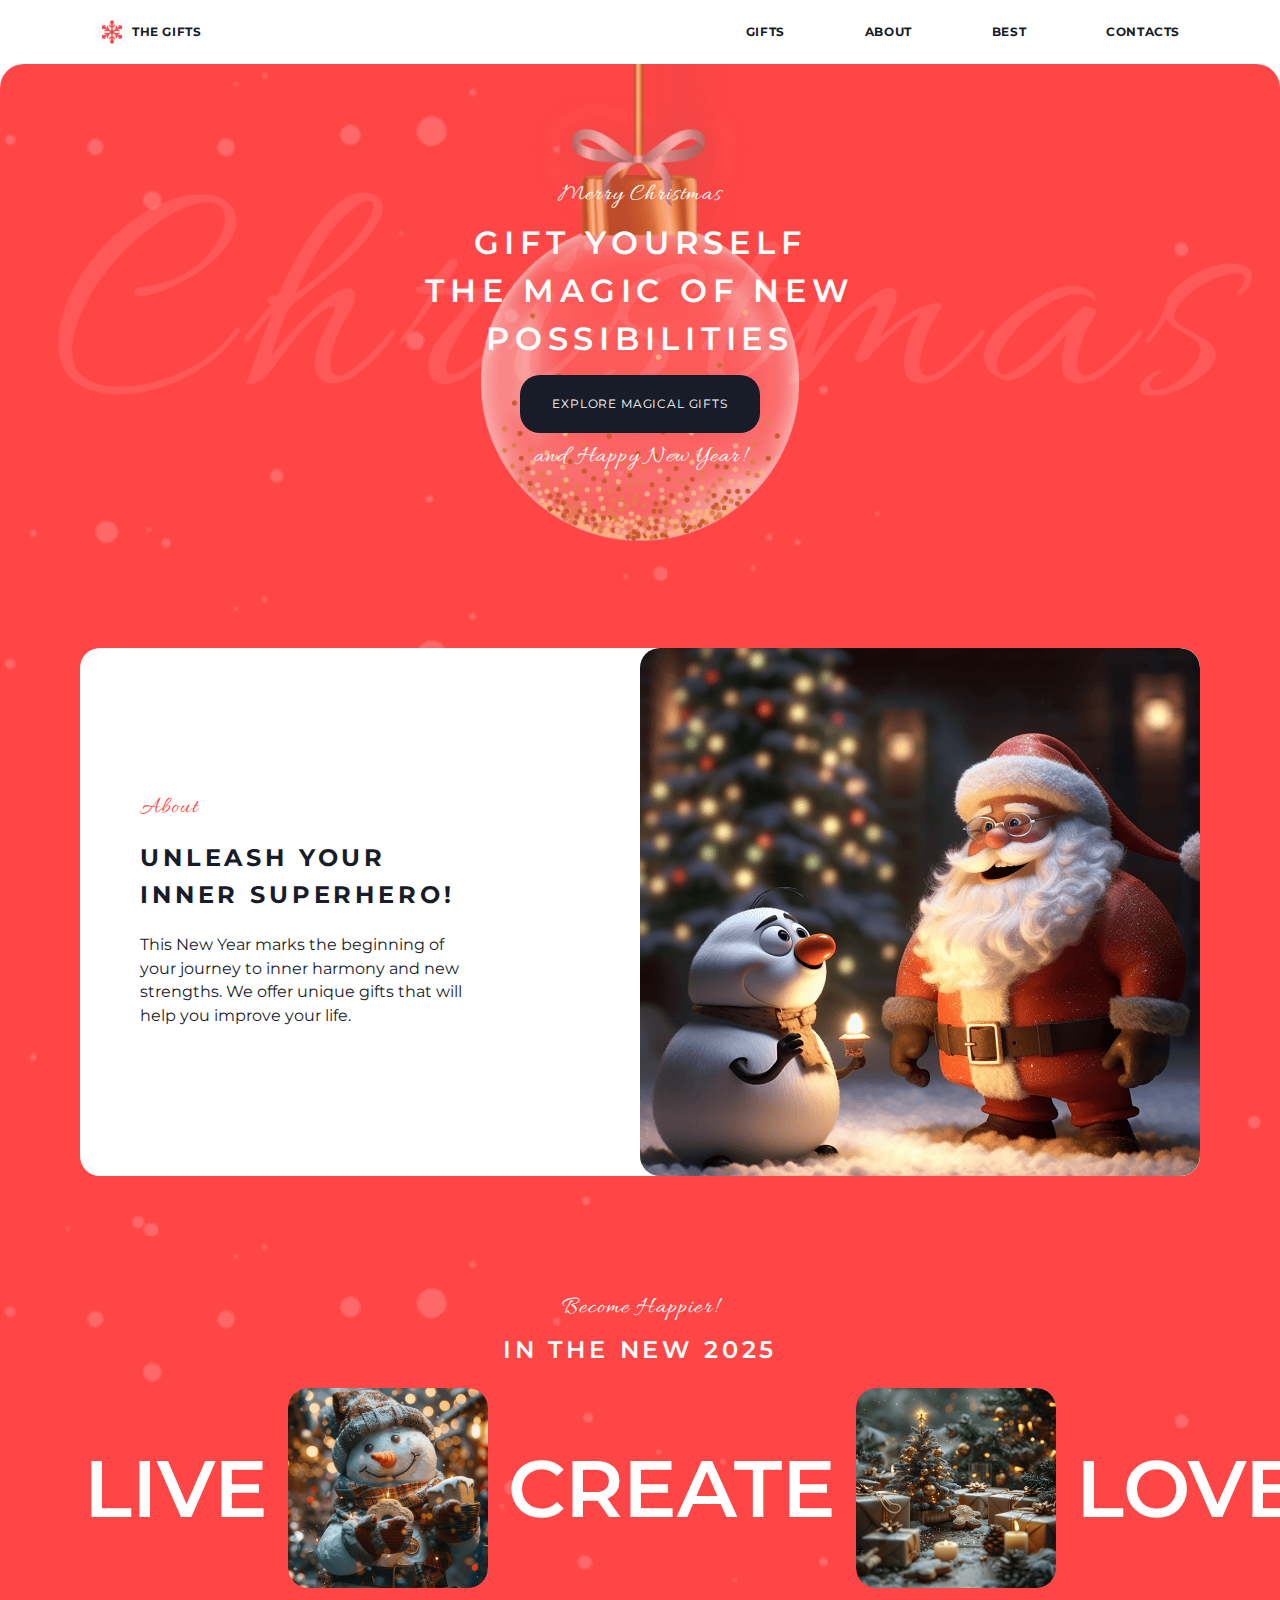
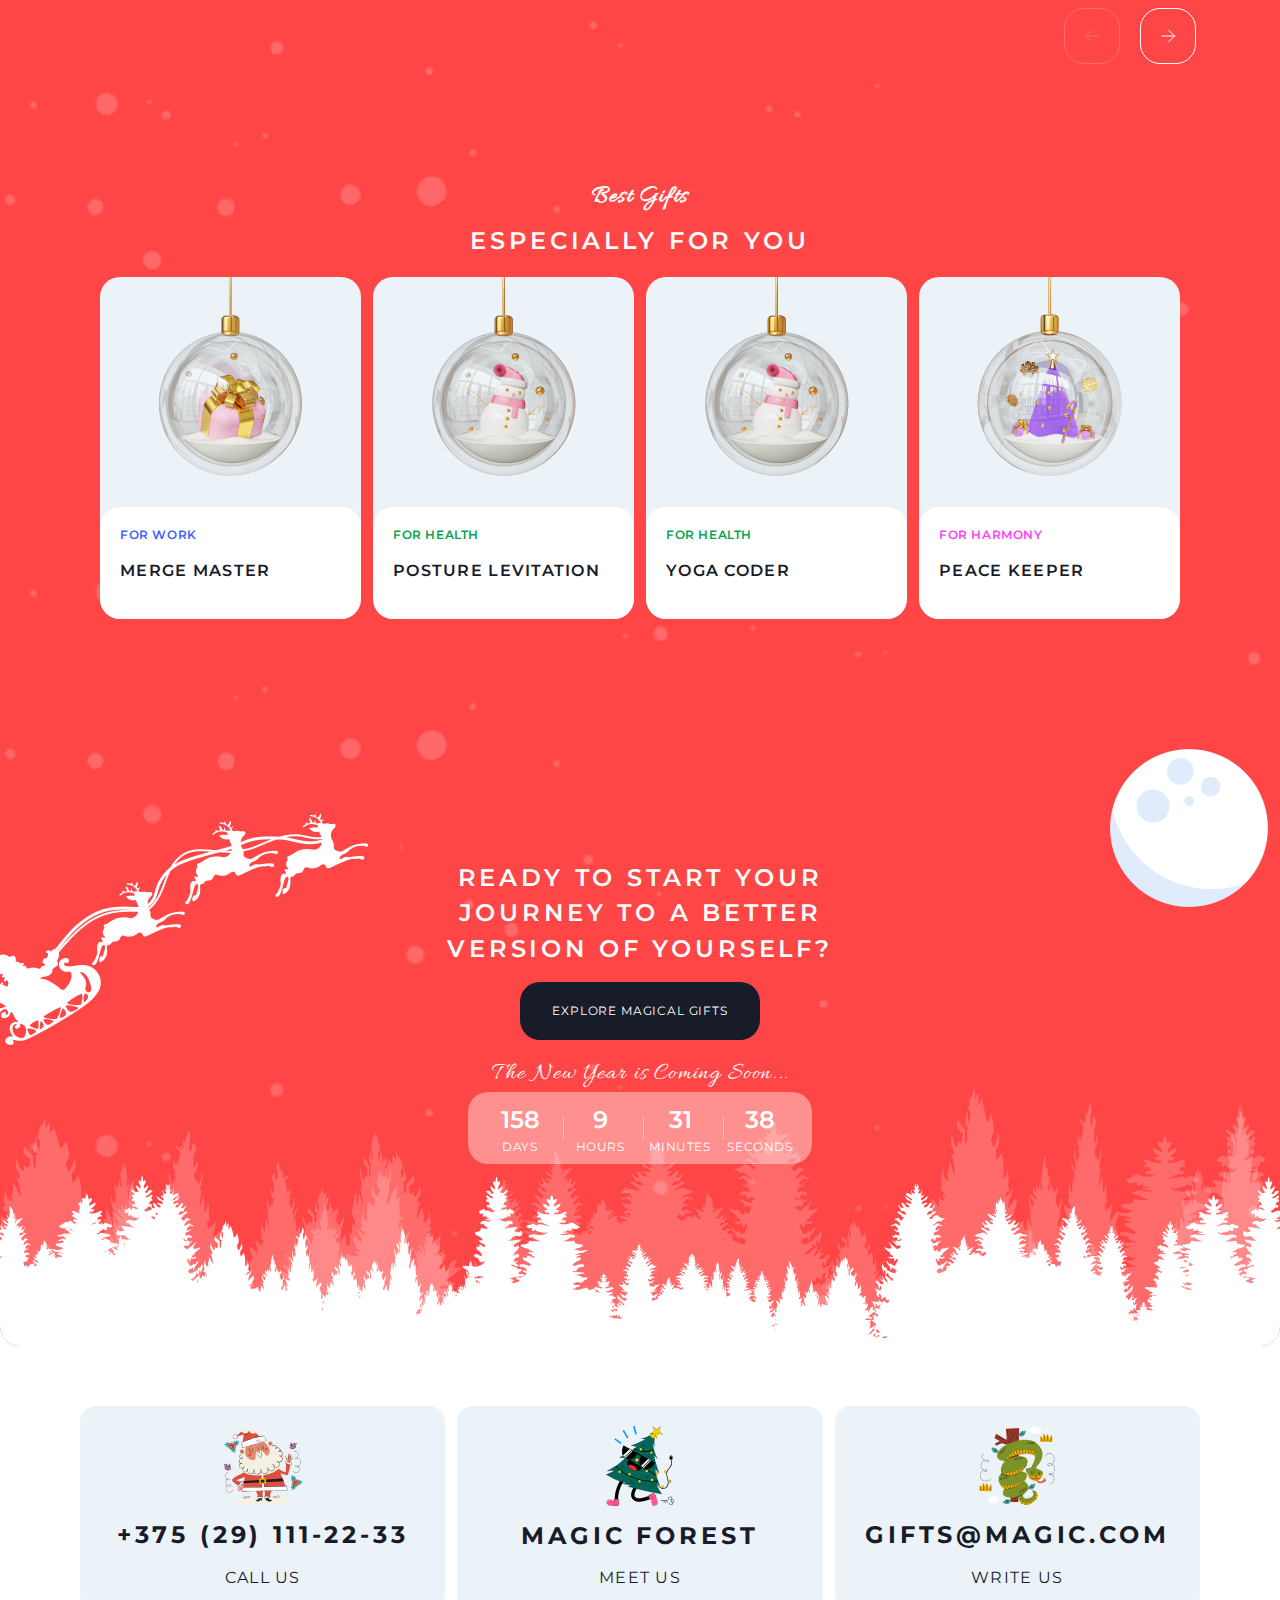
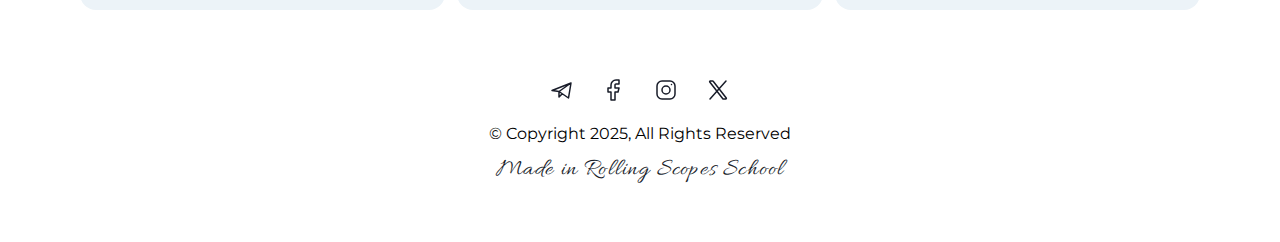
<file: index.html>
<!doctype html>
<html lang="en">
  <head>
    <meta charset="UTF-8" />
    <meta name="viewport" content="width=device-width, initial-scale=1.0" />
    <title>Christmas Shop</title>
    <link
      rel="icon"
      href="assets/favicon/christmas-wreath.ico"
      type="image/svg+xml"
    />
    <link rel="stylesheet" href="assets/styles/styles.css" />
    <link rel="stylesheet" href="assets/styles/burger-menu.css" />
  </head>
  <body>
    <header class="header">
      <div class="header-container">
        <a href="index.html" class="logo">
          <img
            src="assets/images/snowflake.svg"
            alt="snowflake"
            class="logo-icon"
          />
          <span class="logo-text">THE GIFTS</span>
        </a>
        <button class="burger-menu" aria-label="Menu">
          <span class="burger-line"></span>
        </button>
        <nav class="nav-links">
          <a href="gifts.html" class="nav-item">GIFTS</a>
          <a href="#about" class="nav-item">ABOUT</a>
          <a href="#best" class="nav-item">BEST</a>
          <a href="#contacts" class="nav-item">CONTACTS</a>
        </nav>
      </div>
    </header>

    <section class="hero">
      <div class="christmas-ball-image">
        <div class="christmas-ball">
          <span class="merry-christmas">Merry Christmas</span>
          <h1>GIFT YOURSELF<br />THE MAGIC OF NEW<br />POSSIBILITIES</h1>
          <button
            class="btn btn-primary"
            onclick="window.location.href='gifts.html'"
          >
            EXPLORE MAGICAL GIFTS
          </button>
          <span class="new-year">and Happy New Year!</span>
        </div>
      </div>
    </section>

    <section class="about" id="about">
      <div class="about-container">
        <div class="about-text-container">
          <div class="about-text">
            <span class="about-label">About</span>
            <h2>UNLEASH YOUR INNER SUPERHERO!</h2>
            <p>
              This New Year marks the beginning of your journey to inner harmony
              and new strengths. We offer unique gifts that will help you
              improve your life.
            </p>
          </div>
        </div>
        <div class="about-image">
          <img src="assets/images/santa.png" alt="Santa with Snowman" />
        </div>
      </div>
    </section>

    <section class="slider" id="best">
      <div class="slider-header">
        <h3>Become Happier!</h3>
        <h2>IN THE NEW 2025</h2>
      </div>

      <div class="slider-items">
        <span class="slider-word">LIVE</span>
        <div class="slider-image">
          <img src="assets/images/snowman.png" alt="Snowman" />
        </div>

        <span class="slider-word">CREATE</span>
        <div class="slider-image">
          <img src="assets/images/christmas-trees.png" alt="Christmas Trees" />
        </div>

        <span class="slider-word">LOVE</span>
        <div class="slider-image">
          <img
            src="assets/images/christmas-tree-ball.png"
            alt="Christmas Tree Ball"
          />
        </div>
      </div>

      <div class="slider-controls">
        <button class="slider-prev">
          <img
            src="assets/images/arrow-right.svg"
            class="slider-arrow arrow-left"
            alt="Previous"
          />
        </button>
        <button class="slider-next">
          <img
            src="assets/images/arrow-right.svg"
            class="slider-arrow"
            alt="Next"
          />
        </button>
      </div>
    </section>

    <section class="special-gifts">
      <div class="special-gifts-container">
        <h3 class="special-gifts-label">Best Gifts</h3>
        <h2 class="special-gifts-title">ESPECIALLY FOR YOU</h2>
      </div>
      <div class="gift-cards"></div>
    </section>

    <section class="cta">
      <div class="santa-sleigh"></div>

      <div class="cta-content">
        <h2>
          READY TO START YOUR<br />JOURNEY TO A BETTER<br />VERSION OF YOURSELF?
        </h2>

        <div class="cta-button">
          <button
            class="btn btn-primary"
            onclick="window.location.href='gifts.html'"
          >
            EXPLORE MAGICAL GIFTS
          </button>
        </div>

        <div class="countdown-timer-text">The New Year is Coming Soon...</div>

        <div class="countdown-timer">
          <div class="timer-cells">
            <div class="timer-cell">
              <span class="number" id="days"></span>
              <span class="label">DAYS</span>
            </div>

            <div class="timer-cell">
              <span class="number" id="hours"></span>
              <span class="label">HOURS</span>
            </div>

            <div class="timer-cell">
              <span class="number" id="minutes"></span>
              <span class="label">MINUTES</span>
            </div>

            <div class="timer-cell">
              <span class="number" id="seconds"></span>
              <span class="label">SECONDS</span>
            </div>
          </div>
        </div>
      </div>
    </section>

    <footer id="contacts">
      <div class="footer-container">
        <div class="contact-info">
          <a href="tel:+375291112233" class="contact-item">
            <img src="assets/images/santa-claus.svg" alt="Santa Claus" />
            <div class="contact-content">
              <h2>+375 (29) 111-22-33</h2>
            </div>
            <div class="contact-item-text">CALL US</div>
          </a>

          <a
            href="https://maps.google.com/?q=53.893009,27.567444"
            target="_blank"
            class="contact-item"
          >
            <img src="assets/images/christmas-tree.svg" alt="Christmas Tree" />
            <div class="contact-content">
              <h2>MAGIC FOREST</h2>
            </div>
            <div class="contact-item-text">MEET US</div>
          </a>

          <a href="mailto:gifts@magic.com" class="contact-item">
            <img src="assets/images/snake.svg" alt="Snake" />
            <div class="contact-content">
              <h2>GIFTS@MAGIC.COM</h2>
            </div>
            <div class="contact-item-text">WRITE US</div>
          </a>
        </div>
        <div class="social-links-container">
          <div class="social-links">
            <a href="https://t.me/" target="_blank" class="social-link"
              ><img src="assets/images/telegram.svg" alt="Telegram"
            /></a>
            <a href="https://facebook.com/" target="_blank" class="social-link"
              ><img src="assets/images/facebook.svg" alt="Facebook"
            /></a>
            <a href="https://instagram.com/" target="_blank" class="social-link"
              ><img src="assets/images/instagram.svg" alt="Instagram"
            /></a>
            <a href="https://x.com/" target="_blank" class="social-link"
              ><img src="assets/images/X.svg" alt="X"
            /></a>
          </div>
          <div class="copyright">
            <p class="copyright-text">© Copyright 2025, All Rights Reserved</p>
            <a href="https://rs.school" target="_blank" class="school-link"
              >Made in Rolling Scopes School</a
            >
          </div>
        </div>
      </div>
    </footer>
    <script type="module" src="assets/scripts/main.js"></script>
  </body>
</html>
</file>
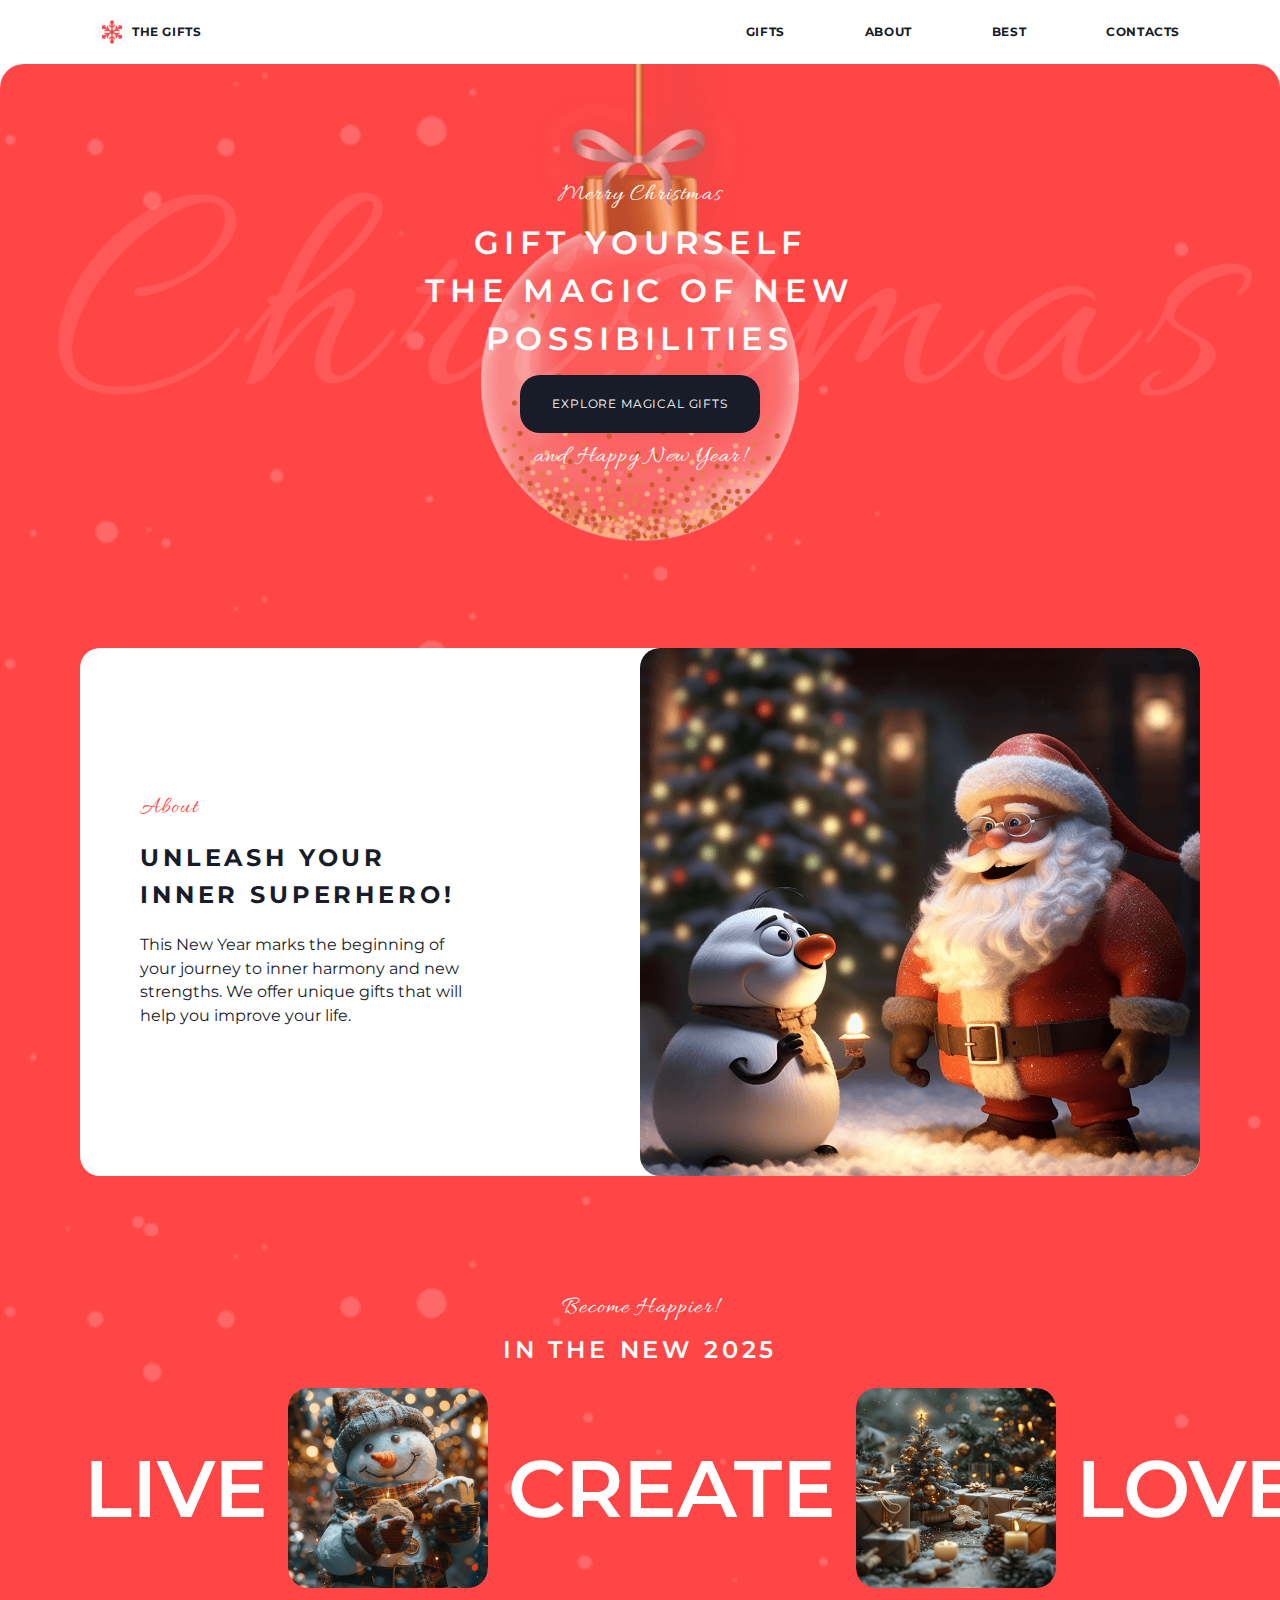
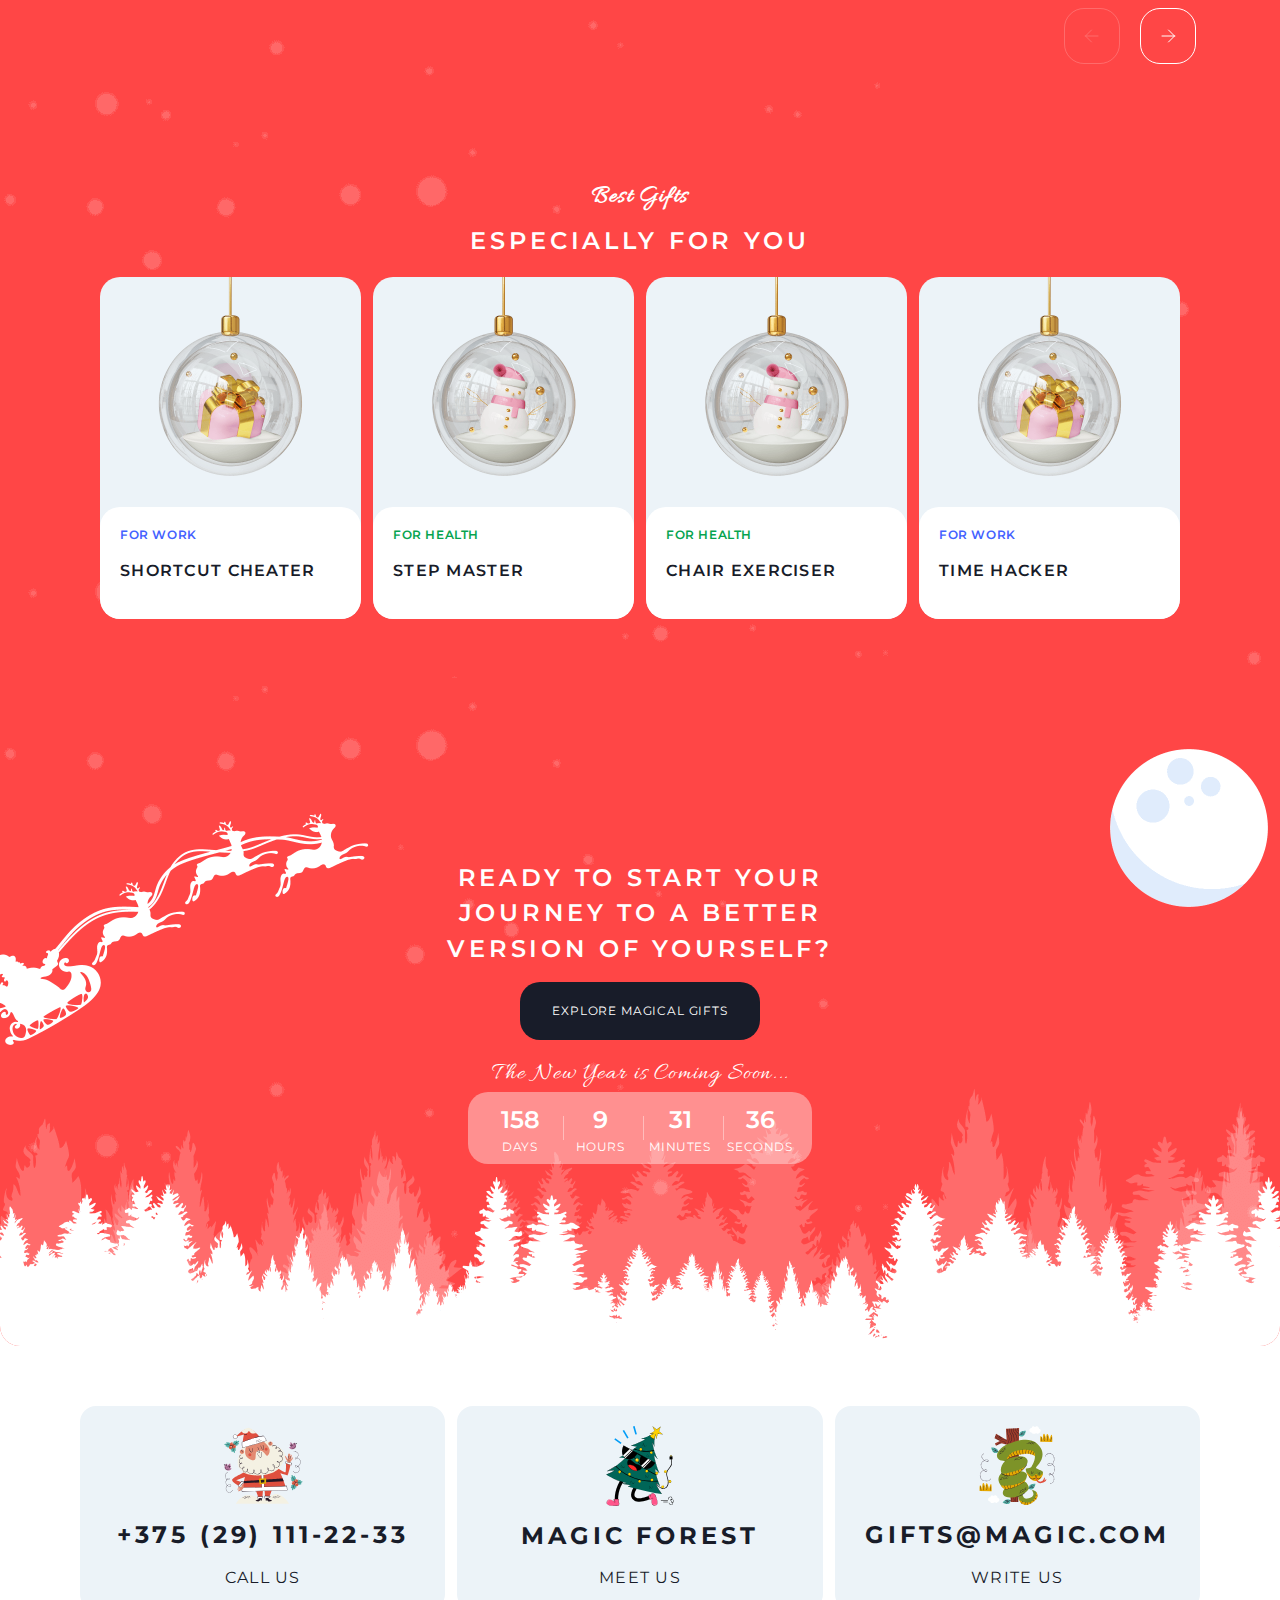
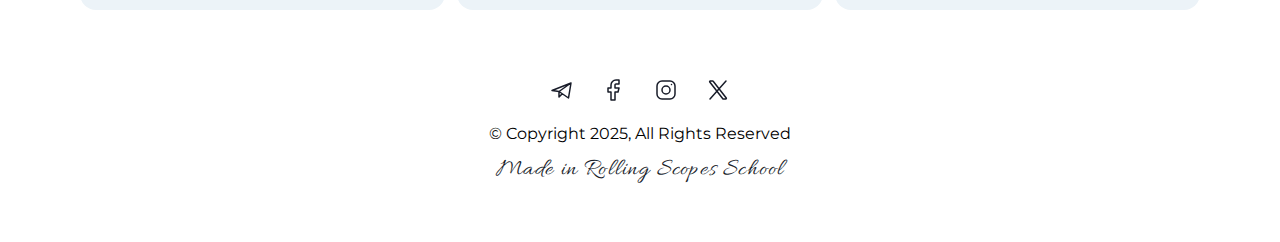
<file: christmas-shop/index.html>
<!doctype html>
<html lang="en">
  <head>
    <meta charset="UTF-8" >
    <meta name="viewport" content="width=device-width, initial-scale=1.0" >
    <title>Christmas Shop</title>
    <link
      rel="icon"
      href="assets/favicon/christmas-wreath.ico"
      type="image/svg+xml"
    >
    <link rel="stylesheet" href="assets/styles/styles.css" >
    <link rel="stylesheet" href="assets/styles/burger-menu.css">
  </head>
  <body>
    <header class="header">
      <div class="header-container">
        <a href="index.html" class="logo">
          <img
            src="assets/images/snowflake.svg"
            alt="snowflake"
            class="logo-icon"
          >
          <span class="logo-text">THE GIFTS</span>
        </a>
        <button class="burger-menu" aria-label="Menu">
          <span class="burger-line"></span>
        </button>
        <nav class="nav-links">
          <a href="gifts.html" class="nav-item">GIFTS</a>
          <a href="#about" class="nav-item">ABOUT</a>
          <a href="#best" class="nav-item">BEST</a>
          <a href="#contacts" class="nav-item">CONTACTS</a>
        </nav>
      </div>
    </header>

    <section class="hero">
      <div class="christmas-ball-image">
        <div class="christmas-ball">
          <span class="merry-christmas">Merry Christmas</span>
          <h1>GIFT YOURSELF<br >THE MAGIC OF NEW<br >POSSIBILITIES</h1>
          <button
            class="btn btn-primary"
            onclick="window.location.href='gifts.html'"
          >
            EXPLORE MAGICAL GIFTS
          </button>
          <span class="new-year">and Happy New Year!</span>
        </div>
      </div>
    </section>

    <section class="about" id="about">
      <div class="about-container">
        <div class="about-text-container">
          <div class="about-text">
            <span class="about-label">About</span>
            <h2>UNLEASH YOUR INNER SUPERHERO!</h2>
            <p>
              This New Year marks the beginning of your journey to inner harmony
              and new strengths. We offer unique gifts that will help you
              improve your life.
            </p>
          </div>
        </div>
        <div class="about-image">
          <img src="assets/images/santa.png" alt="Santa with Snowman" >
        </div>
      </div>
    </section>

    <section class="slider" id="best">
      <div class="slider-header">
        <h3>Become Happier!</h3>
        <h2>IN THE NEW 2025</h2>
      </div>

      <div class="slider-items">
        <span class="slider-word">LIVE</span>
        <div class="slider-image">
          <img src="assets/images/snowman.png" alt="Snowman" >
        </div>

        <span class="slider-word">CREATE</span>
        <div class="slider-image">
          <img src="assets/images/christmas-trees.png" alt="Christmas Trees" >
        </div>

        <span class="slider-word">LOVE</span>
        <div class="slider-image">
          <img
            src="assets/images/christmas-tree-ball.png"
            alt="Christmas Tree Ball"
          >
        </div>
      </div>

      <div class="slider-controls">
        <button class="slider-prev">
          <img src="assets/images/arrow-right.svg" class="slider-arrow arrow-left" alt="Previous" >
        </button>
        <button class="slider-next">
          <img src="assets/images/arrow-right.svg" class="slider-arrow" alt="Next" >
        </button>
      </div>
    </section>

    <section class="special-gifts">
      <div class="special-gifts-container">
        <h3 class="special-gifts-label">Best Gifts</h3>
        <h2 class="special-gifts-title">ESPECIALLY FOR YOU</h2>
      </div>
      <div class="gift-cards">
       
      </div>
    </section>

    <section class="cta">
      <div class="santa-sleigh"></div>

      <div class="cta-content">
        <h2>
          READY TO START YOUR<br >JOURNEY TO A BETTER<br >VERSION OF YOURSELF?
        </h2>

        <div class="cta-button">
          <button
            class="btn btn-primary"
            onclick="window.location.href='gifts.html'"
          >
            EXPLORE MAGICAL GIFTS
          </button>
        </div>

        <div class="countdown-timer-text">The New Year is Coming Soon...</div>

        <div class="countdown-timer">
          <div class="timer-cells">
            <div class="timer-cell">
              <span class="number" id="days"></span>
              <span class="label">DAYS</span>
            </div>

            <div class="timer-cell">
              <span class="number" id="hours"></span>
              <span class="label">HOURS</span>
            </div>

            <div class="timer-cell">
              <span class="number" id="minutes"></span>
              <span class="label">MINUTES</span>
            </div>

            <div class="timer-cell">
              <span class="number" id="seconds"></span>
              <span class="label">SECONDS</span>
            </div>
          </div>
        </div>
      </div>
    </section>

    <footer id="contacts">
      <div class="footer-container">
        <div class="contact-info">
          <a href="tel:+375291112233" class="contact-item">
            <img src="assets/images/santa-claus.svg" alt="Santa Claus" >
            <div class="contact-content">
              <h2>+375 (29) 111-22-33</h2>
            </div>
            <div class="contact-item-text">CALL US</div>
          </a>

          <a
            href="https://maps.google.com/?q=53.893009,27.567444"
            target="_blank"
            class="contact-item"
          >
            <img src="assets/images/christmas-tree.svg" alt="Christmas Tree" >
            <div class="contact-content">
              <h2>MAGIC FOREST</h2>
            </div>
            <div class="contact-item-text">MEET US</div>
          </a>

          <a href="mailto:gifts@magic.com" class="contact-item">
            <img src="assets/images/snake.svg" alt="Snake" >
            <div class="contact-content">
              <h2>GIFTS@MAGIC.COM</h2>
            </div>
            <div class="contact-item-text">WRITE US</div>
          </a>
        </div>
        <div class="social-links-container">
          <div class="social-links">
            <a href="https://t.me/" target="_blank" class="social-link"
              ><img src="assets/images/telegram.svg" alt="Telegram"
            ></a>
            <a href="https://facebook.com/" target="_blank" class="social-link"
              ><img src="assets/images/facebook.svg" alt="Facebook"
            ></a>
            <a href="https://instagram.com/" target="_blank" class="social-link"
              ><img src="assets/images/instagram.svg" alt="Instagram"
            ></a>
            <a href="https://x.com/" target="_blank" class="social-link"
              ><img src="assets/images/X.svg" alt="X"
            ></a>
          </div>
          <div class="copyright">
            <p class="copyright-text">© Copyright 2025, All Rights Reserved</p>
            <a href="https://rs.school" target="_blank" class="school-link"
              >Made in Rolling Scopes School</a
            >
          </div>
        </div>
      </div>
    </footer>
    <script type="module" src="assets/scripts/main.js"></script>
  </body>

  
</html>
</file>
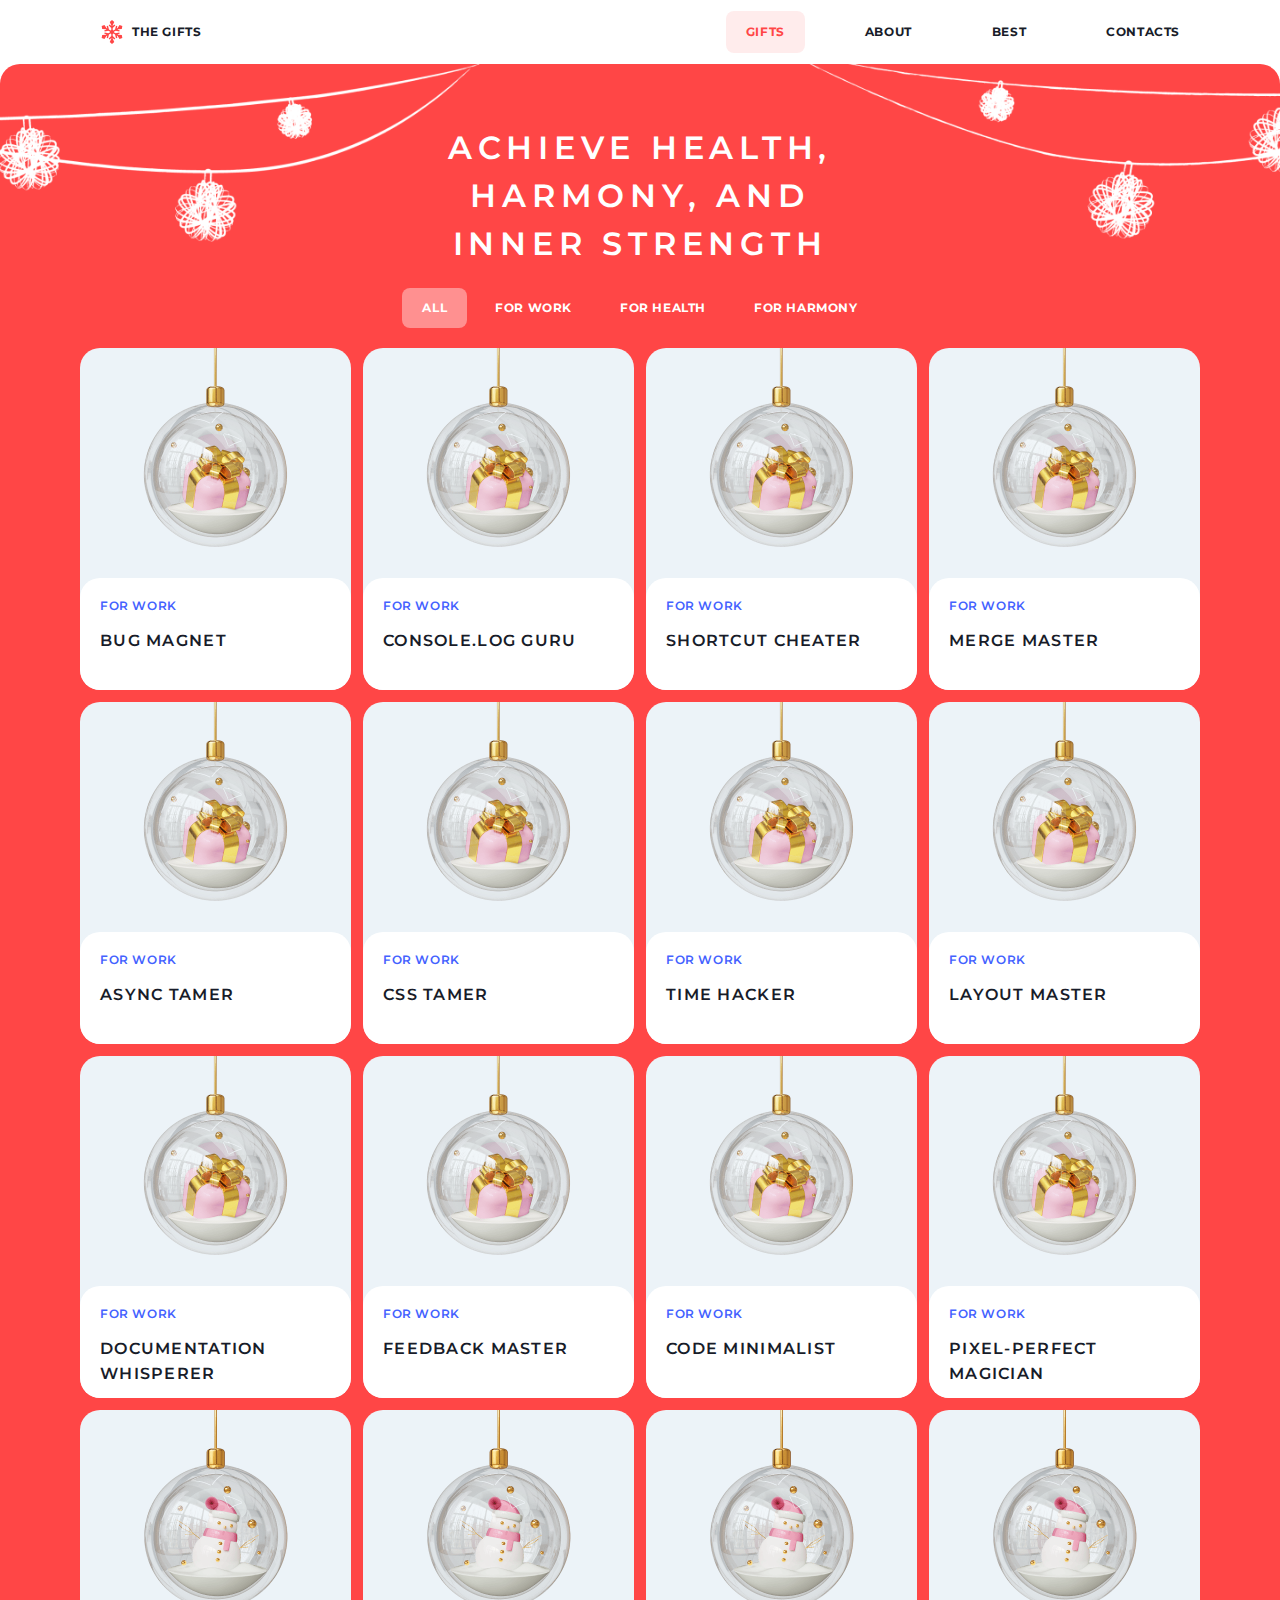
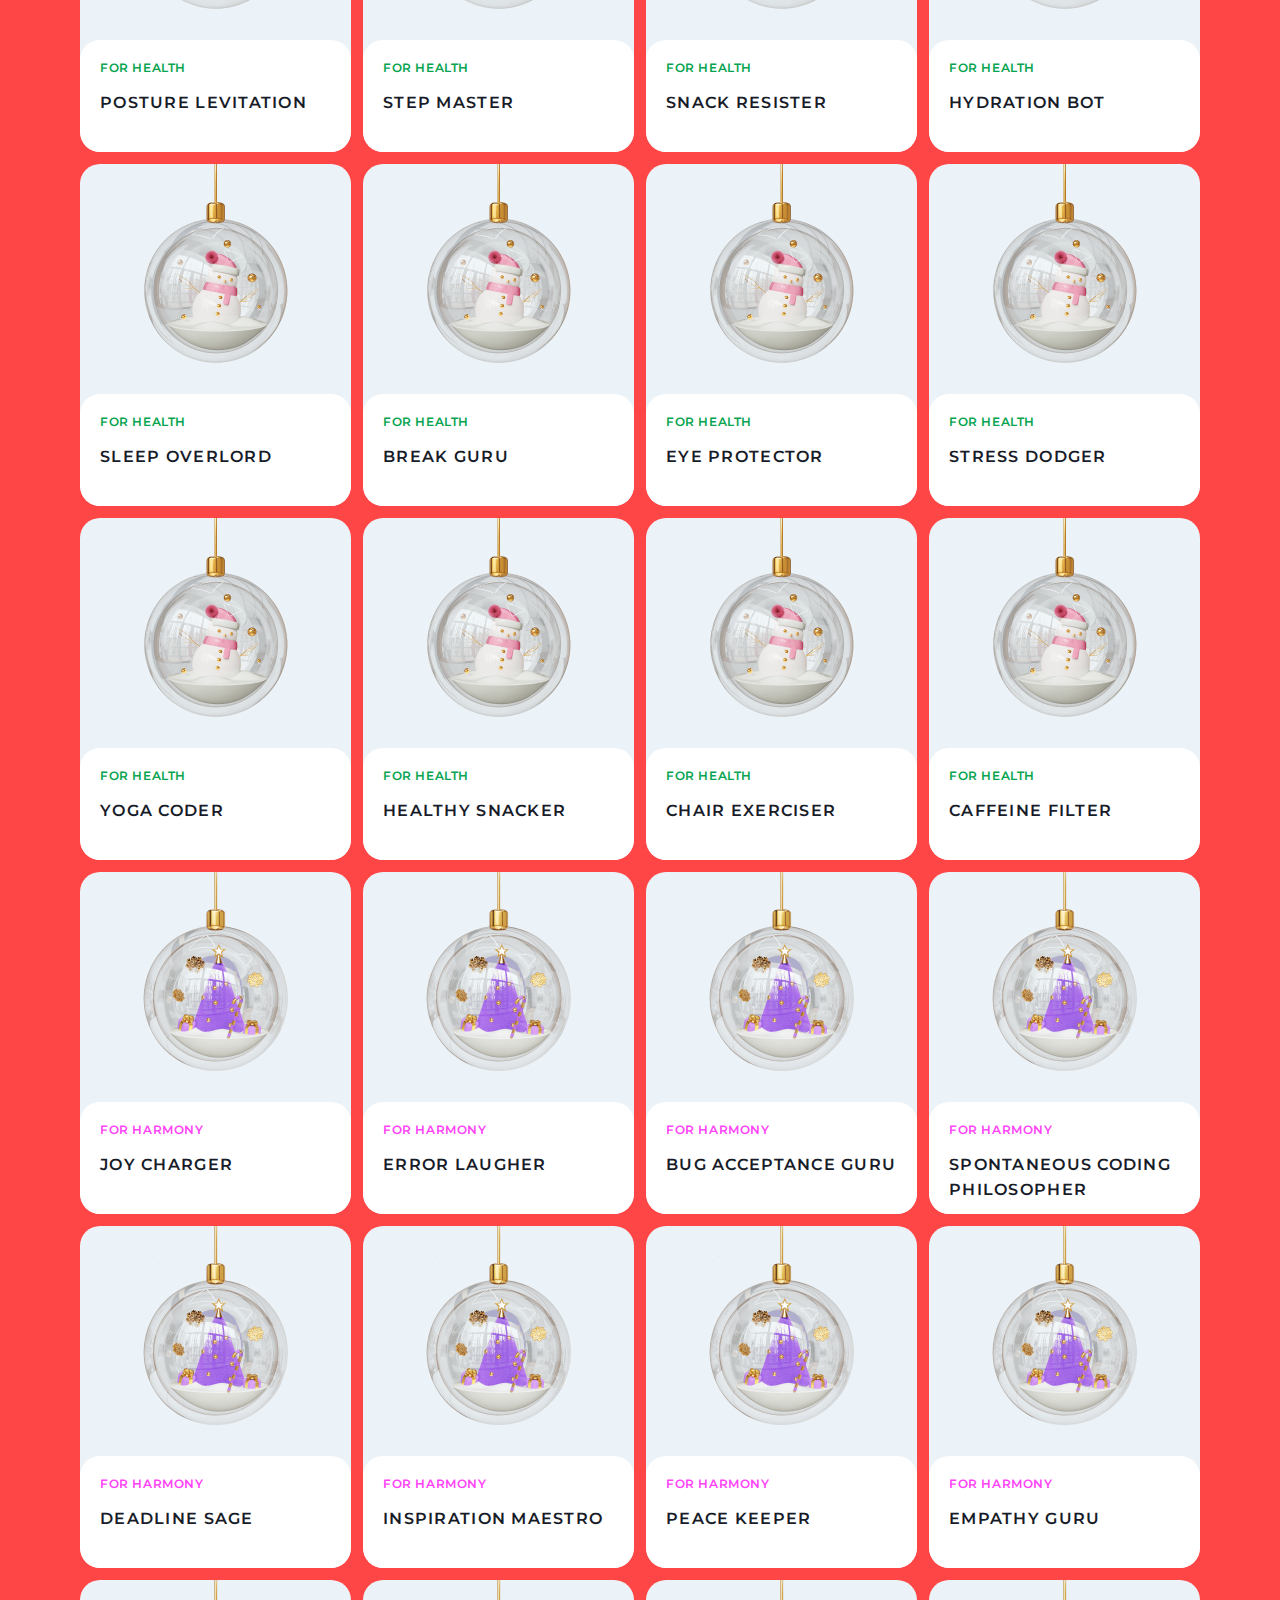
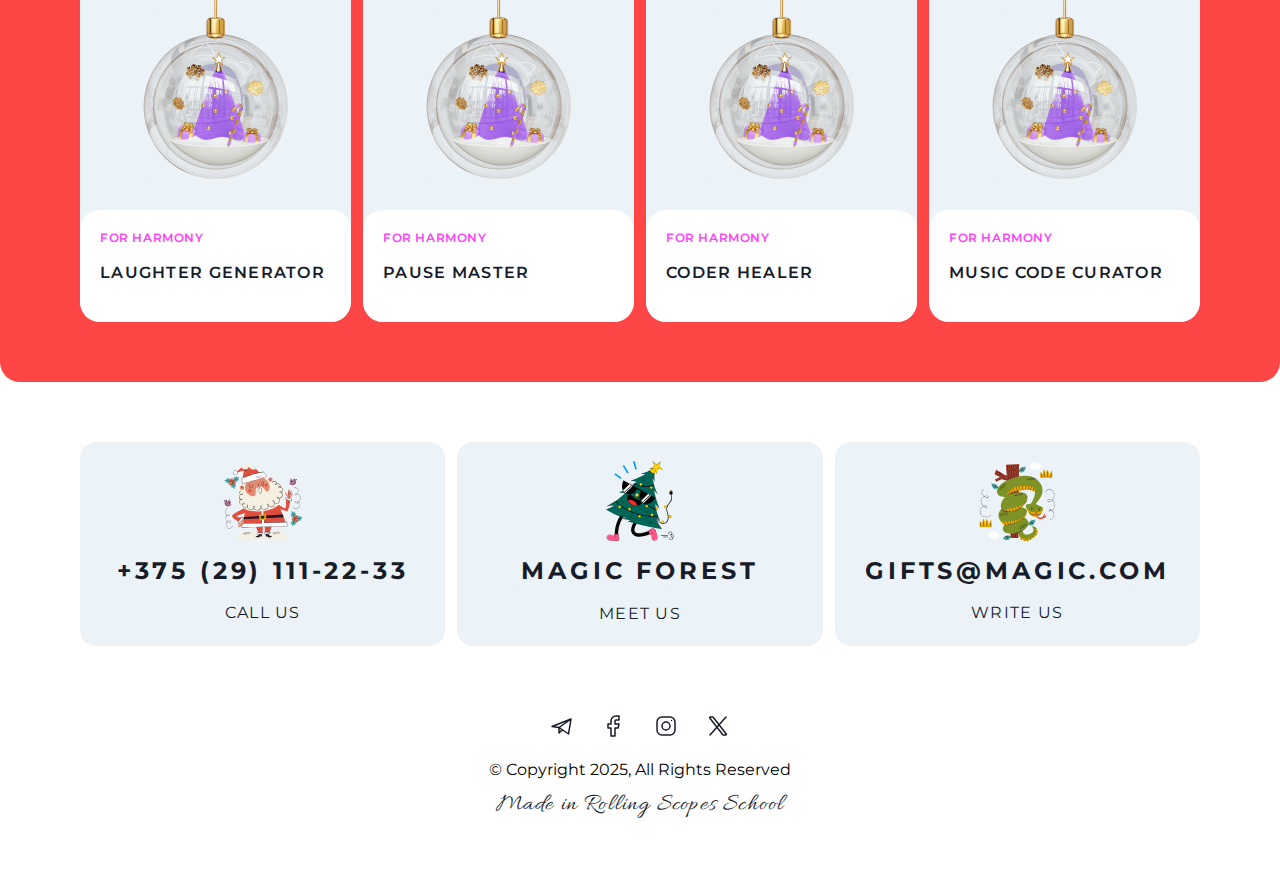
<file: gifts.html>
<!doctype html>
<html lang="en">
  <head>
    <meta charset="UTF-8" />
    <meta name="viewport" content="width=device-width, initial-scale=1.0" />
    <title>The Gifts</title>
    <link
      rel="icon"
      href="assets/favicon/christmas-wreath.ico"
      type="image/svg+xml"
    />
    <link rel="stylesheet" href="assets/styles/gifts.css" />
    <link rel="stylesheet" href="assets/styles/burger-menu.css" />
  </head>
  <body>
    <header class="header">
      <div class="header-container">
        <a href="index.html" class="logo">
          <img
            src="assets/images/snowflake.svg"
            alt="snowflake"
            class="logo-icon"
          />
          <span class="logo-text">THE GIFTS</span>
        </a>
        <button class="burger-menu" aria-label="Menu">
          <span class="burger-line"></span>
        </button>
        <nav class="nav-links">
          <a href="gifts.html" class="nav-item active">GIFTS</a>
          <a href="index.html#about" class="nav-item">ABOUT</a>
          <a href="index.html#best" class="nav-item">BEST</a>
          <a href="#contacts" class="nav-item">CONTACTS</a>
        </nav>
      </div>
    </header>

    <main class="main">
      <div class="garland-img">
        <img src="assets/images/bg-garland.png" alt="garland" />
      </div>
      <div class="special-gifts-container">
        <h1>ACHIEVE HEALTH,<br />HARMONY, AND<br />INNER STRENGTH</h1>

        <div class="filter-tabs">
          <!-- Remove all static filter buttons -->
        </div>

        <section class="gifts">
          <!-- Remove all static gift cards -->
        </section>
      </div>
    </main>

    <footer id="contacts">
      <div class="footer-container">
        <div class="contact-info">
          <a href="tel:+375291112233" class="contact-item">
            <img src="assets/images/santa-claus.svg" alt="Santa Claus" />
            <div class="contact-content">
              <h2>+375 (29) 111-22-33</h2>
            </div>
            <div class="contact-item-text">CALL US</div>
          </a>

          <a
            href="https://maps.google.com/?q=53.893009,27.567444"
            target="_blank"
            class="contact-item"
          >
            <img src="assets/images/christmas-tree.svg" alt="Christmas Tree" />
            <div class="contact-content">
              <h2>MAGIC FOREST</h2>
            </div>
            <div class="contact-item-text">MEET US</div>
          </a>

          <a href="mailto:gifts@magic.com" class="contact-item">
            <img src="assets/images/snake.svg" alt="Snake" />
            <div class="contact-content">
              <h2>GIFTS@MAGIC.COM</h2>
            </div>
            <div class="contact-item-text">WRITE US</div>
          </a>
        </div>
        <div class="social-links-container">
          <div class="social-links">
            <a href="https://t.me/" target="_blank" class="social-link"
              ><img src="assets/images/telegram.svg" alt="Telegram"
            /></a>
            <a href="https://facebook.com/" target="_blank" class="social-link"
              ><img src="assets/images/facebook.svg" alt="Facebook"
            /></a>
            <a href="https://instagram.com/" target="_blank" class="social-link"
              ><img src="assets/images/instagram.svg" alt="Instagram"
            /></a>
            <a href="https://x.com/" target="_blank" class="social-link"
              ><img src="assets/images/X.svg" alt="X"
            /></a>
          </div>
          <div class="copyright">
            <p class="copyright-text">© Copyright 2025, All Rights Reserved</p>
            <a href="https://rs.school" target="_blank" class="school-link"
              >Made in Rolling Scopes School</a
            >
          </div>
        </div>
      </div>
    </footer>
    <button class="back-to-top" aria-label="Back to top">
      <img src="assets/images/arrow-right.svg" alt="Back to top" />
    </button>
    <script type="module" src="assets/scripts/main.js"></script>
  </body>
</html>
</file>
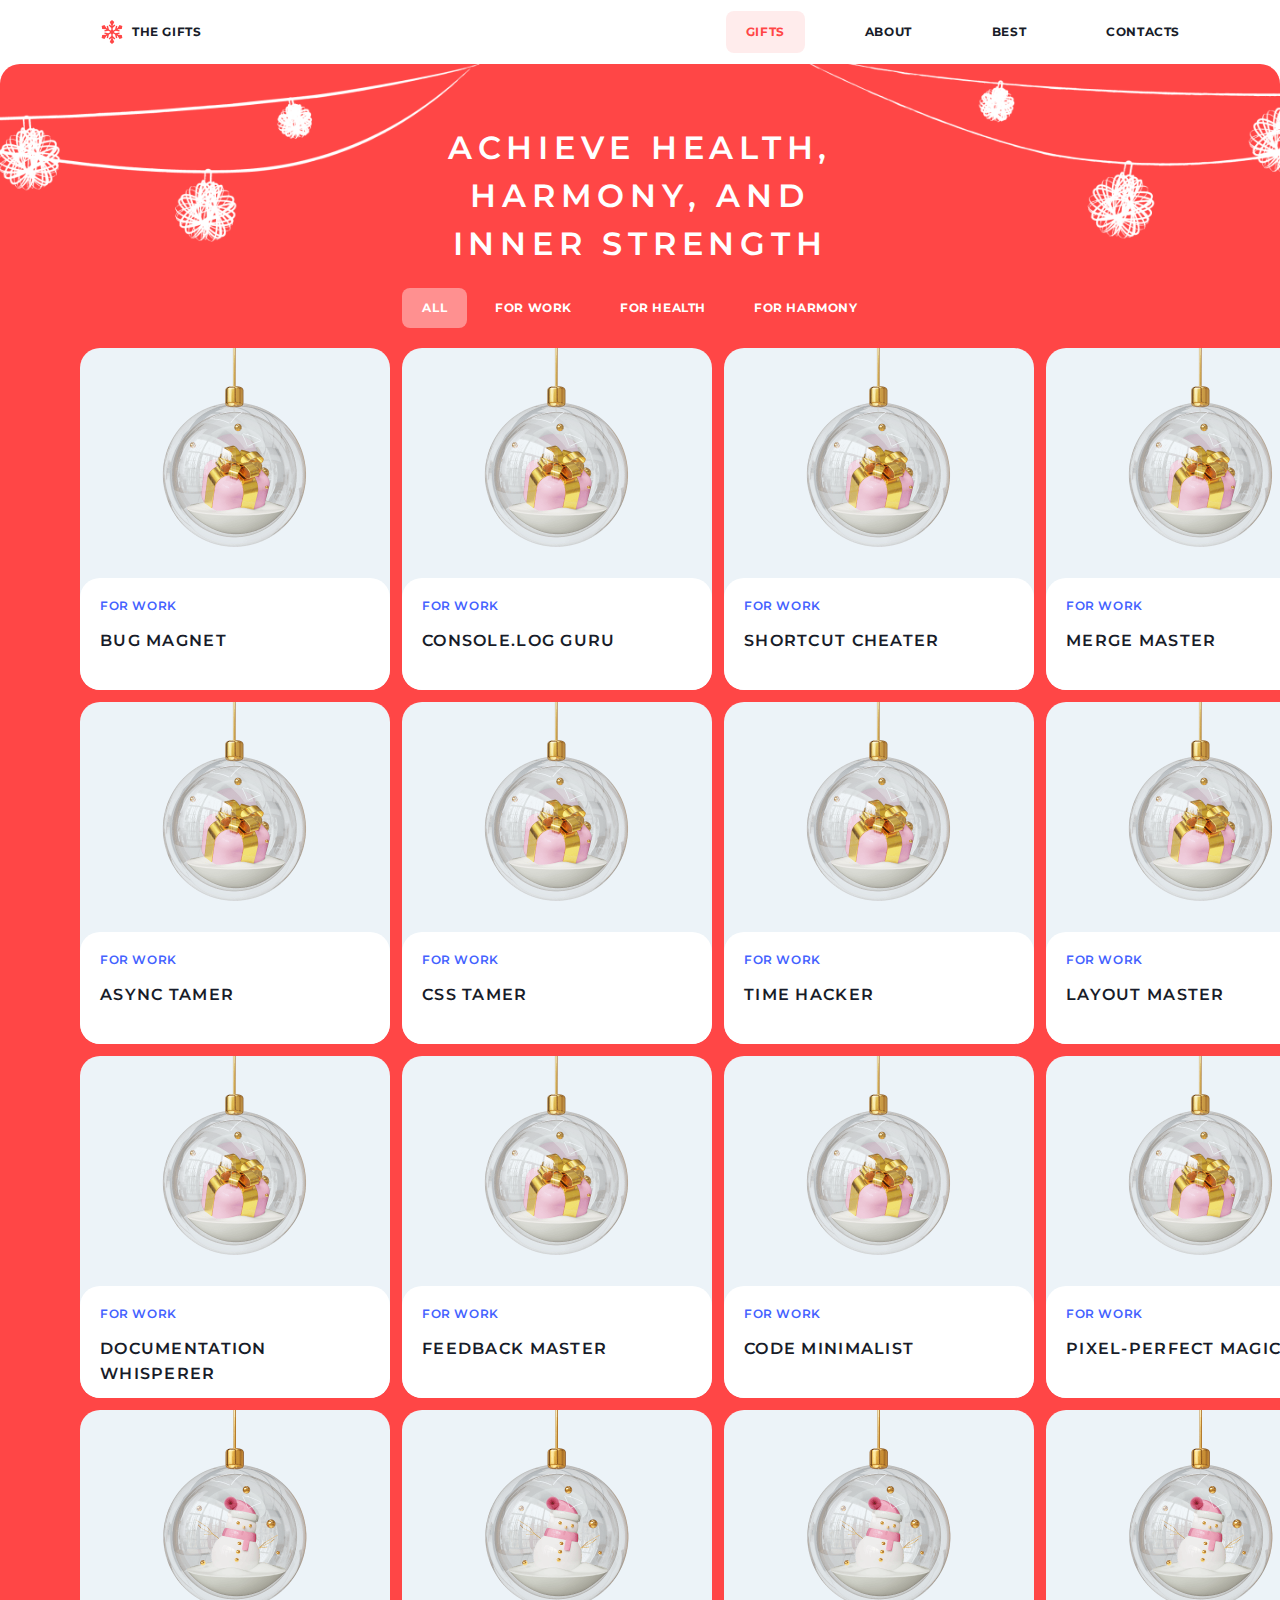
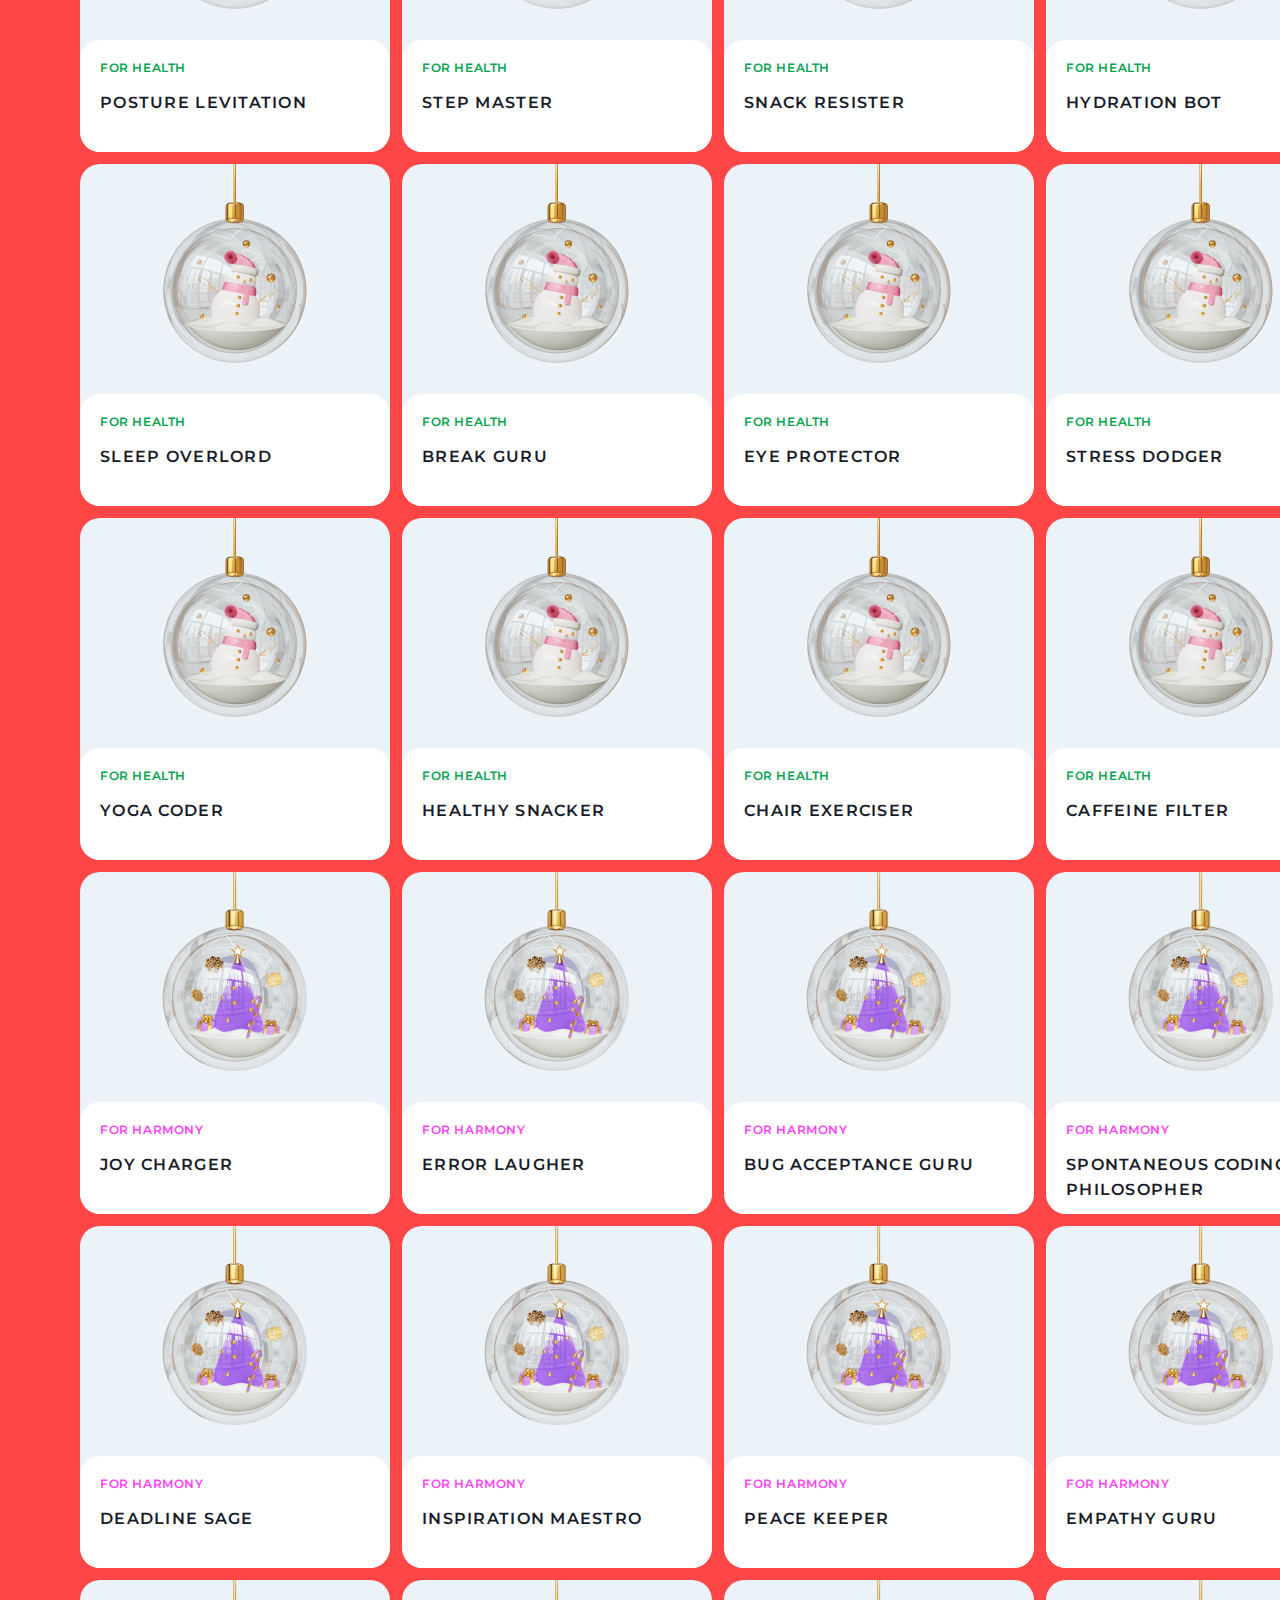
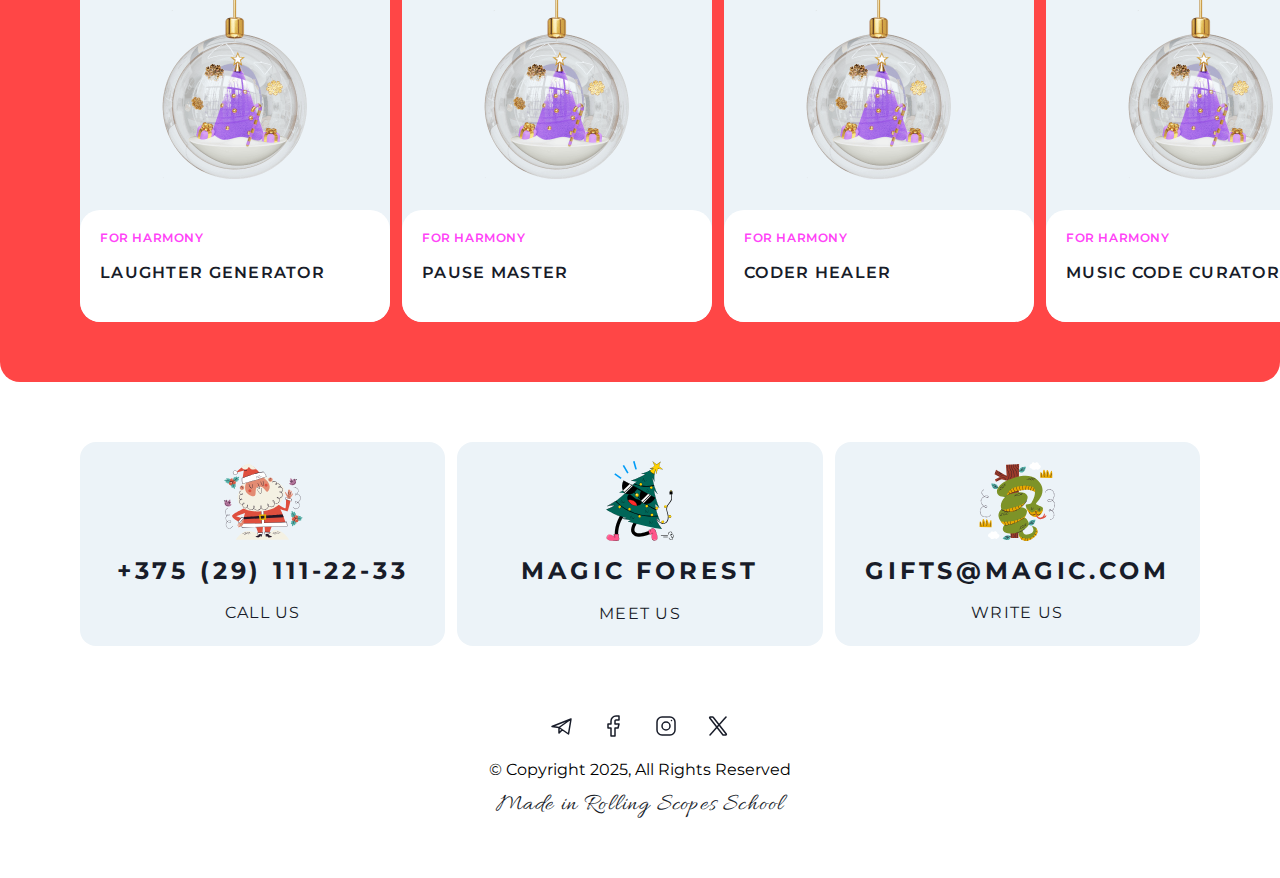
<file: christmas-shop/gifts.html>
<!doctype html>
<html lang="en">
  <head>
    <meta charset="UTF-8" >
    <meta name="viewport" content="width=device-width, initial-scale=1.0" >
    <title>The Gifts</title>
    <link
      rel="icon"
      href="assets/favicon/christmas-wreath.ico"
      type="image/svg+xml"
    >
    <link rel="stylesheet" href="assets/styles/gifts.css" >
    <link rel="stylesheet" href="assets/styles/burger-menu.css">
  </head>
  <body>
    <header class="header">
      <div class="header-container">
        <a href="index.html" class="logo">
          <img
            src="assets/images/snowflake.svg"
            alt="snowflake"
            class="logo-icon"
          >
          <span class="logo-text">THE GIFTS</span>
        </a>
        <button class="burger-menu" aria-label="Menu">
          <span class="burger-line"></span>
        </button>
        <nav class="nav-links">
          <a href="gifts.html" class="nav-item active">GIFTS</a>
          <a href="index.html#about" class="nav-item">ABOUT</a>
          <a href="index.html#best" class="nav-item">BEST</a>
          <a href="#contacts" class="nav-item">CONTACTS</a>
        </nav>
      </div>
    </header>

    <main class="main">
      <div class="garland-img">
        <img src="assets/images/bg-garland.png" alt="garland" >
      </div>
      <div class="special-gifts-container">
        <h1>ACHIEVE HEALTH,<br >HARMONY, AND<br >INNER STRENGTH</h1>

        <div class="filter-tabs">
          <!-- Remove all static filter buttons -->
        </div>

        <section class="gifts">
          <!-- Remove all static gift cards -->
        </section>
      </div>
    </main>

    <footer id="contacts">
      <div class="footer-container">
        <div class="contact-info">
          <a href="tel:+375291112233" class="contact-item">
            <img src="assets/images/santa-claus.svg" alt="Santa Claus" >
            <div class="contact-content">
              <h2>+375 (29) 111-22-33</h2>
            </div>
            <div class="contact-item-text">CALL US</div>
          </a>

          <a
            href="https://maps.google.com/?q=53.893009,27.567444"
            target="_blank"
            class="contact-item"
          >
            <img src="assets/images/christmas-tree.svg" alt="Christmas Tree" >
            <div class="contact-content">
              <h2>MAGIC FOREST</h2>
            </div>
            <div class="contact-item-text">MEET US</div>
          </a>

          <a href="mailto:gifts@magic.com" class="contact-item">
            <img src="assets/images/snake.svg" alt="Snake" >
            <div class="contact-content">
              <h2>GIFTS@MAGIC.COM</h2>
            </div>
            <div class="contact-item-text">WRITE US</div>
          </a>
        </div>
        <div class="social-links-container">
          <div class="social-links">
            <a href="https://t.me/" target="_blank" class="social-link"
              ><img src="assets/images/telegram.svg" alt="Telegram"
            ></a>
            <a href="https://facebook.com/" target="_blank" class="social-link"
              ><img src="assets/images/facebook.svg" alt="Facebook"
            ></a>
            <a href="https://instagram.com/" target="_blank" class="social-link"
              ><img src="assets/images/instagram.svg" alt="Instagram"
            ></a>
            <a href="https://x.com/" target="_blank" class="social-link"
              ><img src="assets/images/X.svg" alt="X"
            ></a>
          </div>
          <div class="copyright">
            <p class="copyright-text">© Copyright 2025, All Rights Reserved</p>
            <a href="https://rs.school" target="_blank" class="school-link"
              >Made in Rolling Scopes School</a
            >
          </div>
        </div>
      </div>
    </footer>
    <button class="back-to-top" aria-label="Back to top">
      <img src="assets/images/arrow-right.svg" alt="Back to top" >
    </button>
    <script type="module" src="assets/scripts/main.js"></script>
  </body>
  
</html>
</file>
<file: assets/styles/styles.css>
@import './base.css';
@import './cards.css';
@import './modal.css';

html {
  scroll-behavior: smooth;
}

body {
  margin: 0 auto;
  padding: 0;
  box-sizing: border-box;
  width: 100%;
  min-width: 320px;
  overflow-x: hidden;
  display: flex;
  flex-direction: column;
  justify-content: center;
  align-items: flex-start;
}

body * {
  box-sizing: border-box;
  font-family: var(--base-font-family);
  margin: 0;
  padding: 0;
}

section {
  background-image: url('../images/bg-snow.png');
  margin: 0;
  padding: 0;
  max-width: 1440px;
  width: 100%;
  scroll-margin-top: 64px;
  margin: 0 auto;
}

.header {
  background-color: var(--static-white);
  max-width: 1440px;
  width: 100%;
  height: 64px;
  padding: 12px 0;
  z-index: 10;
  display: flex;
  justify-content: center;
  margin: 0 auto;
}

.header-container {
  max-width: var(--container-width);
  width: 100%;
  display: flex;
  justify-content: space-between;
  align-items: center;
  padding: 0 80px;
  font-family: var(--h1-font-family);
  font-weight: var(--h1-font-weight);
  text-transform: var(--h1-text-transform);
  font-size: var(--h4-font-size);
  line-height: var(--h4-line-height);
  letter-spacing: var(--h4-letter-spacing);
  width: 100%;
  margin: 0 auto;
}

.logo {
  display: flex;
  justify-content: center;
  align-items: center;
  text-decoration: none;
  color: var(--dark);
  padding: 8px 20px;
}

.logo:hover {
  cursor: pointer;
}

.logo-icon {
  width: 24px;
  height: 24px;
  margin-right: 8px;
}

.logo-text {
  font-weight: 700;
}

nav {
  display: flex;
  justify-content: space-between;
  align-items: center;
  padding: 0;
}

.nav-links {
  display: flex;
  justify-content: space-between;
  align-items: center;
  gap: 8px;
}

.nav-item {
  display: inline-block;
  padding: 12px 20px;
  color: var(--dark);
  text-decoration: none;
  border-radius: 8px;
  font-weight: 700;
  transition: all 0.3s ease;
  line-height: 152%;
  letter-spacing: 16%;
  text-transform: uppercase;
  cursor: pointer;
}

.nav-item:hover {
  background-color: var(--primary-10);
  color: var(--primary);
}

.nav-item.active {
  background-color: var(--primary);
  color: var(--primary);
}

.hero {
  max-width: 1440px;
  height: 524px;
  display: flex;
  justify-content: center;
  align-items: center;
  background-color: var(--primary);
  border-radius: 24px 24px 0 0;
  overflow: hidden;
}

.garland-bg {
  max-width: 1440px;
  position: absolute;
  top: 0;
  left: 0;
  width: 100%;
  height: auto;
  object-fit: cover;
  z-index: 11;
}

.christmas-ball-image {
  position: relative;
  top: 50%;
  left: 50%;
  max-width: 1440px;
  width: 100%;
  transform: translate(-50%, -50%);
  height: 100%;
  background-image: url('../images/bg-ball.png');
  background-size: cover;
  background-position: center;
  background-repeat: no-repeat;
  z-index: 1;
}

.christmas-ball {
  position: relative;
  max-width: 1440px;
  width: 100%;
  height: 404px;
  display: flex;
  flex-direction: column;
  align-items: center;
  justify-content: center;
  text-align: center;
  background-size: cover;
  background-position: center;
  background-repeat: no-repeat;
  margin: auto;
  margin-top: 60px;
  z-index: 12;
  gap: 12px;
}

.merry-christmas,
.new-year {
  font-family: var(--secondary-font-family);
  font-size: 24px;
  font-weight: 400;
  line-height: 100%;
  letter-spacing: 0.05em;
  font-style: normal;
  color: var(--static-white);
}

.christmas-ball h1 {
  color: var(--static-white);
  font-family: var(--base-font-family);
  font-weight: var(--base-font-weight);
  text-transform: var(--base-text-transform);
  font-size: var(--h1-font-size);
  line-height: 1.5em;
  letter-spacing: 0.18em;
}

.btn {
  display: inline-flex;
  align-items: center;
  justify-content: center;
  border: none;
  cursor: pointer;
  transition: all 0.3s ease;
  text-transform: uppercase;
}

.btn-primary {
  background: var(--dark);
  color: var(--static-white);
  border: none;
  padding: 20px 32px;
  border-radius: 20px;
  cursor: pointer;
  transition: all 0.3s ease;
  font-weight: 400;
  font-size: 12px;
  line-height: 152%;
  letter-spacing: 0.07em;
  text-transform: uppercase;
}

.btn-primary:hover {
  background-color: var(--static-white);
  color: var(--dark);
}

.about {
  background-color: var(--primary);
  max-width: 1440px;
  height: 648px;
  padding: 0;
  display: flex;
  justify-content: center;
  align-items: center;
}

.about-container {
  width: 100%;
  border-radius: 20px;
  height: 528px;
  overflow: hidden;
  display: grid;
  grid-template-columns: 1fr 1fr;
  background: var(--static-white);
  margin: 20px 80px;
  padding: 0;
}

.about-text-container {
  height: 100%;
  margin: 0;
  margin-left: 60px;
  margin-right: 60px;
  display: flex;
  justify-content: center;
  align-items: center;
}

.about-text {
  padding: 50px 100px 50px 0px;
  color: var(--dark);
  display: flex;
  flex-direction: column;
  justify-content: center;
  align-items: flex-start;
  gap: 20px;
}

.about-label {
  color: var(--primary);
  font-family: var(--secondary-font-family);
  font-size: 24px;
  font-weight: 400;
  line-height: 100%;
  letter-spacing: 0.05em;
  font-style: normal;
}

.about-text h2 {
  font-size: var(--h2-font-size);
  line-height: var(--h2-line-height);
  letter-spacing: var(--h2-letter-spacing);
}

.about-text p {
  font-size: 16px;
  line-height: 148%;
  font-weight: 400;
  text-transform: none;
}

.about-image {
  width: 100%;
  height: 100%;
}

.about-image img {
  width: 100%;
  height: 100%;
  object-fit: cover;
  border-radius: 20px;
}

.slider {
  background-color: var(--primary);
  display: flex;
  flex-direction: column;
  align-items: center;
  padding: 60px 4px;
  max-width: 1440px;
  height: 488px;
  position: relative;
  overflow: hidden;
  gap: 20px;
}

.slider .slider-header {
  width: 100%;
  display: flex;
  flex-direction: column;
  justify-content: center;
  align-items: center;
  gap: 12px;
}

.slider-header h3 {
  font-family: var(--secondary-font-family);
  font-size: 24px;
  font-weight: 400;
  line-height: 100%;
  letter-spacing: 0.05em;
  font-style: normal;
  color: var(--static-white);
  color: var(--static-white);
  font-weight: normal;
}

.slider-header h2 {
  font-family: var(--base-font-family);
  font-size: var(--h2-font-size);
  line-height: var(--h2-line-height);
  letter-spacing: var(--h2-letter-spacing);
  color: var(--static-white);
  font-weight: var(--base-font-weight);
  text-transform: var(--base-text-transform);
}

.slider-items {
  display: flex;
  gap: 20px;
  transition: transform 0.3s ease-in-out;
  height: 200px;
  position: relative;
  padding: 0 80px;
  justify-content: center;
  align-items: center;
  margin: 0 auto;
  overflow: hidden;
}

.slider-image {
  width: 200px;
  height: 200px;
  border-radius: 20px;
  overflow: hidden;
  position: relative;
}

.slider-image img {
  width: 100%;
  height: 100%;
  border-radius: 20px;
  object-fit: cover;
  overflow: hidden;
  display: block;
  transition: transform 0.3s ease;
}

.slider-word {
  color: var(--static-white);
  font-family: var(--base-font-family);
  font-size: 80px;
  white-space: nowrap;
  font-weight: 600;
  text-transform: var(--base-text-transform);
}

.slider-controls {
  width: calc(100% - 80px);
  margin: 0 auto;
  display: flex;
  justify-content: flex-end;
  align-items: center;
  margin-right: 80px;
  gap: 20px;
}

.slider-prev,
.slider-next {
  width: 56px;
  height: 56px;
  border-radius: 20px;
  border: 0.5px solid var(--static-white);
  color: var(--static-white);
  cursor: pointer;
  transition: all 0.3s ease;
  display: flex;
  align-items: center;
  justify-content: center;
}

.slider-prev,
.slider-next {
  background-color: transparent;
}

.slider-prev.active,
.slider-next.active {
  background-color: transparent;
  border: 1px solid var(--content-bg);
}

.slider-prev.inactive,
.slider-next.inactive {
  opacity: 0.5;
  cursor: not-allowed;
}

.slider-prev img,
.slider-next img {
  width: 24px;
  height: 24px;
  filter: brightness(0) saturate(100%) invert(100%);
}

.slider-prev.active:hover,
.slider-next.active:hover {
  background-color: var(--static-white);
}

.arrow-left {
  transform: rotate(180deg);
}

.special-gifts {
  background-color: var(--primary);
  max-width: 1440px;
  height: 554px;
  display: flex;
  flex-direction: column;
  align-items: center;
  padding-top: 55px;
  gap: 18px;
}

.special-gifts-container {
  display: flex;
  width: 100%;
  flex-direction: column;
  align-items: center;
}

.special-gifts-label {
  font-family: var(--secondary-font-family);
  font-size: 24px;
  line-height: 1.5em;
  letter-spacing: 0.05em;
  color: var(--static-white);
  margin-bottom: 8px;
}

.special-gifts-title {
  font-family: var(--base-font-family);
  font-size: var(--h2-font-size);
  line-height: var(--h2-line-height);
  letter-spacing: var(--h2-letter-spacing);
  color: var(--static-white);
  font-weight: var(--base-font-weight);
  text-transform: var(--base-text-transform);
}

.gift-cards {
  display: grid;
  grid-template-columns: repeat(4, 1fr);
  justify-content: center;
  max-width: 1440px;
  margin: 0 auto;
  padding: 0 20px;
  gap: 12px;
}

.gift-card {
  width: 100%;
  max-width: 310px;
  height: 342px;
  background-color: var(--content-bg);
  color: var(--dark);
  border-radius: 20px;
  overflow: hidden;
  transition: transform 0.3s ease;
  cursor: pointer;
  display: flex;
  flex-direction: column;
  align-items: center;
}

.gift-card:hover {
  color: var(--primary);
}

.gift-card:hover .card-title {
  color: var(--primary);
}

.card-image {
  width: 310px;
  height: 230px;
  overflow: hidden;
}

.card-image img {
  width: 100%;
  height: auto;
  object-fit: cover;
}

.card-content {
  padding: 20px;
  margin: 0;
  display: flex;
  flex-direction: column;
  justify-content: flex-start;
  align-items: flex-start;
  background-color: var(--static-white);
  width: 100%;
  height: 100px;
  border-radius: 20px;
  flex-grow: 1;
}

.card-tag {
  display: inline-block;
  font-size: 12px;
  font-weight: 600;
  letter-spacing: 0.05em;
  line-height: 130%;
  text-transform: uppercase;
  margin-bottom: 8px;
}

.card-tag.work {
  color: var(--tag-purple);
}

.card-tag.health {
  color: var(--tag-green);
}

.card-tag.harmony {
  color: var(--tag-pink);
}

.card-title {
  color: var(--dark);
  margin-bottom: 16px;
  text-transform: uppercase;
  font-style: normal;
  font-family: var(--base-font-family);
  font-size: var(--h3-font-size);
  line-height: var(--h3-line-height);
  letter-spacing: var(--h3-letter-spacing);
  font-weight: var(--base-font-weight);
}

.cta {
  position: relative;
  text-align: center;
  background-color: var(--primary);
  height: 668px;
  max-width: 1440px;
  width: 100%;
  display: flex;
  flex-direction: column;
  justify-content: center;
  align-items: center;
  overflow: hidden;
  margin: auto;
  border-radius: 0 0 20px 20px;
}

.cta-content {
  margin: auto;
  display: flex;
  flex-direction: column;
  justify-content: center;
  align-items: center;
  height: 428px;
}

.cta-button {
  display: flex;
  justify-content: center;
  align-items: center;
  margin: auto;
  margin-top: 16px;
  margin-bottom: 16px;
  position: relative;
  z-index: 10;
}

.santa-sleigh {
  position: absolute;
  height: 100%;
  max-width: 1440px;
  width: 100%;
  background-image: url('../images/bg-forest.png');
  background-size: cover;
  background-position: center;
  background-repeat: no-repeat;
}

.cta h2 {
  font-family: var(--base-font-family);
  font-size: var(--h2-font-size);
  line-height: 148%;
  letter-spacing: var(--h2-letter-spacing);
  font-weight: var(--base-font-weight);
  text-transform: var(--base-text-transform);
  color: var(--static-white);
}

.countdown-timer-text {
  font-family: var(--secondary-font-family);
  font-size: 24px;
  line-height: 1.5em;
  letter-spacing: 0.05em;
  color: var(--static-white);
  margin: 0;
}

.countdown-timer {
  width: 344px;
  height: 72px;
  display: flex;
  align-items: center;
  justify-content: center;
  border-radius: 20px;
  background: var(--static-white-40);
}

.timer-cells {
  display: flex;
  position: relative;
}

.timer-cell:not(:last-child)::after {
  content: '';
  position: absolute;
  right: -4px;
  top: 50%;
  transform: translateY(-50%);
  width: 1px;
  height: 24px;
  background-color: var(--static-white);
  opacity: 0.4;
}

.timer-cell {
  width: 80px;
  height: 80px;
  border-radius: 20px;
  display: flex;
  flex-direction: column;
  justify-content: center;
  align-items: center;
  padding: 16px;
  position: relative;
}

.timer-cell .number {
  font-family: var(--base-font-family);
  font-size: var(--h2-font-size);
  line-height: var(--h2-line-height);
  color: var(--static-white);
  font-weight: var(--base-font-weight);
}

.timer-cell .label {
  font-family: var(--base-font-family);
  font-size: 12px;
  line-height: 130%;
  letter-spacing: 0.05em;
  color: var(--static-white);
  text-transform: uppercase;
}

footer {
  max-width: 1440px;
  width: 100%;
  height: 496px;
  box-sizing: border-box;
  margin: 0 auto;
}

.footer-container {
  background: var(--static-white);
  padding: 60px 80px;
  display: flex;
  flex-direction: column;
  align-items: center;
  gap: 60px;
  box-sizing: border-box;
}

.contact-info {
  display: flex;
  justify-content: space-between;
  align-items: center;
  gap: 12px;
  width: 100%;
  margin: 0 auto;
}

.contact-item {
  flex: 1 1 30%;
  min-width: 0;
  height: 204px;
  display: flex;
  flex-direction: column;
  justify-content: center;
  align-items: center;
  gap: 12px;
  padding: 12px;
  background-color: var(--content-bg);
  color: var(--dark);
  border-radius: 16px;
  text-decoration: none;
  transition: all 0.3s ease;
  cursor: pointer;
}

.contact-item img {
  width: 100%;
  max-width: 80px;
  height: auto;
}

.contact-content {
  display: flex;
  flex-direction: column;
}

.contact-content h2 {
  font-size: var(--h2-font-size);
  line-height: var(--h2-line-height);
  letter-spacing: var(--h2-letter-spacing);
  margin: 0;
}

.contact-item:hover {
  color: var(--primary);
  cursor: pointer;
}

.contact-item-text {
  font-family: var(--base-font-family);
  font-size: var(--h3-font-size);
  line-height: var(--h3-line-height);
  letter-spacing: var(--h3-letter-spacing);
}

.social-links {
  display: flex;
  justify-content: center;
  gap: 12px;
}

.social-link {
  display: flex;
  align-items: center;
  justify-content: center;
  width: 40px;
  height: 40px;
  border-radius: 20px;
  background-color: rgba(255, 255, 255, 0.1);
  transition: all 0.3s ease;
  cursor: pointer;
}

.social-link img {
  width: 24px;
  height: 24px;
  transition: filter 0.3s ease;
}

.social-link:hover img {
  cursor: pointer;
  filter: brightness(0) saturate(100%) invert(32%) sepia(96%) saturate(7152%)
    hue-rotate(343deg) brightness(97%) contrast(100%);
}

.copyright {
  display: flex;
  flex-direction: column;
  align-items: center;
  justify-content: center;
  gap: 12px;
  padding-top: 0px;
}

.copyright-text {
  text-align: center;
  font-size: 16px;
  text-transform: none;
  padding-top: 12px;
  font-weight: 400;
  line-height: 148%;
}

.school-link {
  font-family: var(--secondary-font-family);
  font-size: 24px;
  font-weight: 500;
  line-height: 1em;
  letter-spacing: 0.05em;
  text-transform: none;
  color: var(--dark);
  transition: color 0.3s ease;
  text-decoration: none;
}

.school-link:hover {
  color: var(--primary);
}

html {
  scroll-behavior: smooth;
  scroll-padding-top: 64px;
}

@media screen and (max-width: 1060px) {
  .contact-info {
    flex-direction: column;
  }

  .contact-item {
    width: 100%;
    max-width: none;
  }
}

@media screen and (max-width: 1060px) {
  .header-container {
    padding: 0 8px;
  }

  .nav-links {
    display: none;
  }

  .about-container {
    margin: 20px 8px;
    padding: 0;
  }

  .about-text-container {
    margin-left: 60px;
    margin-right: 0px;
  }

  .about-text {
    padding: 50px 50px 50px 0px;
    gap: 20px;
  }

  .slider {
    padding: 60px 0px;
  }

  .slider-items {
    padding: 0 8px;
  }

  .slider-controls {
    margin-right: 8px;
  }

  .special-gifts {
    height: 100%;
    height: 908px;
  }

  .gift-cards {
    grid-template-columns: 1fr 1fr;
  }

  footer {
    height: 100%;
    height: 928px;
  }

  .footer-container {
    padding: 60px 8px;
  }

  .contact-item {
    padding: 20px 10px;
  }
}

@media screen and (max-width: 767px) {
  .christmas-ball {
    margin-top: 85px;
  }

  .hero {
    height: 572px;
  }

  .christmas-ball-image {
    background-size: cover;
  }

  .about {
    height: 1000px;
  }

  .about-container {
    grid-template-columns: 1fr;
    height: 880px;
  }

  .about-text {
    padding: 60px 0px;
  }

  .about-text-container {
    margin-left: 20px;
  }

  .about-image {
    height: 528px;
  }

  .special-gifts {
    height: 100%;
    height: 1616px;
  }

  .gift-cards {
    grid-template-columns: 1fr;
  }

  .cta {
    height: 100%;
    height: 704px;
  }
}

@media (hover: none) {
  .nav-item:hover,
  .btn-primary:hover,
  .social-link:hover,
  .contact-item:hover,
  .gift-card:hover {
    transform: none;
  }
}
</file>
<file: assets/styles/burger-menu.css>
.burger-menu {
  display: none;
  background: none;
  border: none;
  cursor: pointer;
  padding: 0;
  width: 20px;
  height: 20px;
  position: relative;
  z-index: 99;
  margin-right: 10px;
  margin-top: 10px;
}

.burger-line,
.burger-line::before {
  display: block;
  width: 20px;
  height: 1.5px;
  background-color: var(--dark);
  position: absolute;
  transition:
    transform 0.3s ease-in-out,
    top 0.3s ease-in-out;
}

.burger-line {
  top: 50%;
  transform: translateY(-50%);
  transition: transform 0.3s ease-in-out;
}

.burger-line::before {
  content: '';
  top: -8px;
  transition:
    transform 0.3s ease-in-out,
    top 0.3s ease-in-out;
}

/* Активное состояние (крестик) */
.burger-menu.active .burger-line {
  transform: translateY(-50%) rotate(45deg);
  transition: transform 0.3s ease-in-out;
}

.burger-menu.active .burger-line::before {
  transform: rotate(-90deg);
  top: 0;
  transition:
    transform 0.3s ease-in-out,
    top 0.3s ease-in-out;
}

/* Неактивное состояние (бургер) */
.burger-menu:not(.active) .burger-line {
  transform: translateY(-50%) rotate(0);
  transition: transform 0.3s ease-in-out;
}

.burger-menu:not(.active) .burger-line::before {
  transform: rotate(0);
  top: -8px;
  transition:
    transform 0.3s ease-in-out,
    top 0.3s ease-in-out;
}

@media (max-width: 768px) {
  .burger-menu {
    display: block;
  }

  .nav-links {
    display: flex;
    position: fixed;
    top: 64px;
    right: -100%;
    width: 100%;
    height: calc(100vh - 64px);
    background-color: var(--static-white);
    flex-direction: column;
    justify-content: center;
    align-items: center;
    transition: right 0.3s ease-in-out;
    z-index: 98;
    gap: 40px;
    padding: 0;
  }

  .nav-links.active {
    right: 0;
  }

  .nav-links a {
    font-size: 18px;
    line-height: 24px;
  }

  body.menu-open {
    overflow: hidden;
  }
}

@media (min-width: 769px) {
  .burger-menu {
    display: none !important;
  }

  .nav-links {
    display: flex !important;
    gap: 40px;
  }
}
</file>
<file: christmas-shop/assets/styles/styles.css>
@import './base.css';
@import './cards.css';
@import './modal.css';

html {
  scroll-behavior: smooth;
}

body {
  margin: 0 auto;
  padding: 0;
  box-sizing: border-box;
  width: 100%;
  min-width: 320px;
  overflow-x: hidden;
  display: flex;
  flex-direction: column;
  justify-content: center;
  align-items: flex-start;
}

body * {
  box-sizing: border-box;
  font-family: var(--base-font-family);
  margin: 0;
  padding: 0;
}

section {
  background-image: url('../images/bg-snow.png');
  margin: 0;
  padding: 0;
  max-width: 1440px;
  width: 100%;
  scroll-margin-top: 64px;
  margin: 0 auto;
}

.header {
  background-color: var(--static-white);
  max-width: 1440px;
  width: 100%;
  height: 64px;
  padding: 12px 0;
  z-index: 10;
  display: flex;
  justify-content: center;
  margin: 0 auto;
}

.header-container {
  max-width: var(--container-width);
  width: 100%;
  display: flex;
  justify-content: space-between;
  align-items: center;
  padding: 0 80px;
  font-family: var(--h1-font-family);
  font-weight: var(--h1-font-weight);
  text-transform: var(--h1-text-transform);
  font-size: var(--h4-font-size);
  line-height: var(--h4-line-height);
  letter-spacing: var(--h4-letter-spacing);
  width: 100%;
  margin: 0 auto;
}

.logo {
  display: flex;
  justify-content: center;
  align-items: center;
  text-decoration: none;
  color: var(--dark);
  padding: 8px 20px;
}

.logo:hover {
  cursor: pointer;
}

.logo-icon {
  width: 24px;
  height: 24px;
  margin-right: 8px;
}

.logo-text {
  font-weight: 700;
}

nav {
  display: flex;
  justify-content: space-between;
  align-items: center;
  padding: 0;
}

.nav-links {
  display: flex;
  justify-content: space-between;
  align-items: center;
  gap: 8px;
}

.nav-item {
  display: inline-block;
  padding: 12px 20px;
  color: var(--dark);
  text-decoration: none;
  border-radius: 8px;
  font-weight: 700;
  transition: all 0.3s ease;
  line-height: 152%;
  letter-spacing: 16%;
  text-transform: uppercase;
  cursor: pointer;
}

.nav-item:hover {
  background-color: var(--primary-10);
  color: var(--primary);
}

.nav-item.active {
  background-color: var(--primary);
  color: var(--primary);
}

.hero {
  max-width: 1440px;
  height: 524px;
  display: flex;
  justify-content: center;
  align-items: center;
  background-color: var(--primary);
  border-radius: 24px 24px 0 0;
  overflow: hidden;
}

.garland-bg {
  max-width: 1440px;
  position: absolute;
  top: 0;
  left: 0;
  width: 100%;
  height: auto;
  object-fit: cover;
  z-index: 11;
}

.christmas-ball-image {
  position: relative;
  top: 50%;
  left: 50%;
  max-width: 1440px;
  width: 100%;
  transform: translate(-50%, -50%);
  height: 100%;
  background-image: url('../images/bg-ball.png');
  background-size: cover;
  background-position: center;
  background-repeat: no-repeat;
  z-index: 1;
}

.christmas-ball {
  position: relative;
  max-width: 1440px;
  width: 100%;
  height: 404px;
  display: flex;
  flex-direction: column;
  align-items: center;
  justify-content: center;
  text-align: center;
  background-size: cover;
  background-position: center;
  background-repeat: no-repeat;
  margin: auto;
  margin-top: 60px;
  z-index: 12;
  gap: 12px;
}

.merry-christmas,
.new-year {
  font-family: var(--secondary-font-family);
  font-size: 24px;
  font-weight: 400;
  line-height: 100%;
  letter-spacing: 0.05em;
  font-style: normal;
  color: var(--static-white);
}

.christmas-ball h1 {
  color: var(--static-white);
  font-family: var(--base-font-family);
  font-weight: var(--base-font-weight);
  text-transform: var(--base-text-transform);
  font-size: var(--h1-font-size);
  line-height: 1.5em;
  letter-spacing: 0.18em;
}

.btn {
  display: inline-flex;
  align-items: center;
  justify-content: center;
  border: none;
  cursor: pointer;
  transition: all 0.3s ease;
  text-transform: uppercase;
}

.btn-primary {
  background: var(--dark);
  color: var(--static-white);
  border: none;
  padding: 20px 32px;
  border-radius: 20px;
  cursor: pointer;
  transition: all 0.3s ease;
  font-weight: 400;
  font-size: 12px;
  line-height: 152%;
  letter-spacing: 0.07em;
  text-transform: uppercase;
}

.btn-primary:hover {
  background-color: var(--static-white);
  color: var(--dark);
}

.about {
  background-color: var(--primary);
  max-width: 1440px;
  height: 648px;
  padding: 0;
  display: flex;
  justify-content: center;
  align-items: center;
}

.about-container {
  width: 100%;
  border-radius: 20px;
  height: 528px;
  overflow: hidden;
  display: grid;
  grid-template-columns: 1fr 1fr;
  background: var(--static-white);
  margin: 20px 80px;
  padding: 0;
}

.about-text-container {
  height: 100%;
  margin: 0;
  margin-left: 60px;
  margin-right: 60px;
  display: flex;
  justify-content: center;
  align-items: center;
}

.about-text {
  padding: 50px 100px 50px 0px;
  color: var(--dark);
  display: flex;
  flex-direction: column;
  justify-content: center;
  align-items: flex-start;
  gap: 20px;
}

.about-label {
  color: var(--primary);
  font-family: var(--secondary-font-family);
  font-size: 24px;
  font-weight: 400;
  line-height: 100%;
  letter-spacing: 0.05em;
  font-style: normal;
}

.about-text h2 {
  font-size: var(--h2-font-size);
  line-height: var(--h2-line-height);
  letter-spacing: var(--h2-letter-spacing);
}

.about-text p {
  font-size: 16px;
  line-height: 148%;
  font-weight: 400;
  text-transform: none;
}

.about-image {
  width: 100%;
  height: 100%;
}

.about-image img {
  width: 100%;
  height: 100%;
  object-fit: cover;
  border-radius: 20px;
}

.slider {
  background-color: var(--primary);
  display: flex;
  flex-direction: column;
  align-items: center;
  padding: 60px 4px;
  max-width: 1440px;
  height: 488px;
  position: relative;
  overflow: hidden;
  gap: 20px;
}

.slider .slider-header {
  width: 100%;
  display: flex;
  flex-direction: column;
  justify-content: center;
  align-items: center;
  gap: 12px;
}

.slider-header h3 {
  font-family: var(--secondary-font-family);
  font-size: 24px;
  font-weight: 400;
  line-height: 100%;
  letter-spacing: 0.05em;
  font-style: normal;
  color: var(--static-white);
  color: var(--static-white);
  font-weight: normal;
}

.slider-header h2 {
  font-family: var(--base-font-family);
  font-size: var(--h2-font-size);
  line-height: var(--h2-line-height);
  letter-spacing: var(--h2-letter-spacing);
  color: var(--static-white);
  font-weight: var(--base-font-weight);
  text-transform: var(--base-text-transform);
}

.slider-items {
  display: flex;
  gap: 20px;
  transition: transform 0.3s ease-in-out;
  height: 200px;
  position: relative;
  padding: 0 80px;
  justify-content: center;
  align-items: center;
  margin: 0 auto;
  overflow: hidden;
}

.slider-image {
  width: 200px;
  height: 200px;
  border-radius: 20px;
  overflow: hidden;
  position: relative;
}

.slider-image img {
  width: 100%;
  height: 100%;
  border-radius: 20px;
  object-fit: cover;
  overflow: hidden;
  display: block;
  transition: transform 0.3s ease;
}

.slider-word {
  color: var(--static-white);
  font-family: var(--base-font-family);
  font-size: 80px;
  white-space: nowrap;
  font-weight: 600;
  text-transform: var(--base-text-transform);
}

.slider-controls {
  width: calc(100% - 80px);
  margin: 0 auto;
  display: flex;
  justify-content: flex-end;
  align-items: center;
  margin-right: 80px;
  gap: 20px;
}

.slider-prev,
.slider-next {
  width: 56px;
  height: 56px;
  border-radius: 20px;
  border: 0.5px solid var(--static-white);
  color: var(--static-white);
  cursor: pointer;
  transition: all 0.3s ease;
  display: flex;
  align-items: center;
  justify-content: center;
}

.slider-prev,
.slider-next {
  background-color: transparent;
}

.slider-prev.active,
.slider-next.active {
  background-color: transparent;
  border: 1px solid var(--content-bg);
}

.slider-prev.inactive,
.slider-next.inactive {
  opacity: 0.5;
  cursor: not-allowed;
}

.slider-prev img,
.slider-next img {
  width: 24px;
  height: 24px;
  filter: brightness(0) saturate(100%) invert(100%);
}

.slider-prev.active:hover,
.slider-next.active:hover {
  background-color: var(--static-white);
}

.arrow-left {
  transform: rotate(180deg);
}

.special-gifts {
  background-color: var(--primary);
  max-width: 1440px;
  height: 554px;
  display: flex;
  flex-direction: column;
  align-items: center;
  padding-top: 55px;
  gap: 18px;
}

.special-gifts-container {
  display: flex;
  width: 100%;
  flex-direction: column;
  align-items: center;
}

.special-gifts-label {
  font-family: var(--secondary-font-family);
  font-size: 24px;
  line-height: 1.5em;
  letter-spacing: 0.05em;
  color: var(--static-white);
  margin-bottom: 8px;
}

.special-gifts-title {
  font-family: var(--base-font-family);
  font-size: var(--h2-font-size);
  line-height: var(--h2-line-height);
  letter-spacing: var(--h2-letter-spacing);
  color: var(--static-white);
  font-weight: var(--base-font-weight);
  text-transform: var(--base-text-transform);
}

.gift-cards {
  display: grid;
  grid-template-columns: repeat(4, 1fr);
  justify-content: center;
  max-width: 1440px;
  margin: 0 auto;
  padding: 0 20px;
  gap: 12px;
}

.gift-card {
  width: 100%;
  max-width: 310px;
  height: 342px;
  background-color: var(--content-bg);
  color: var(--dark);
  border-radius: 20px;
  overflow: hidden;
  transition: transform 0.3s ease;
  cursor: pointer;
  display: flex;
  flex-direction: column;
  align-items: center;
}

.gift-card:hover {
  color: var(--primary);
}

.gift-card:hover .card-title {
  color: var(--primary);
}

.card-image {
  width: 310px;
  height: 230px;
  overflow: hidden;
}

.card-image img {
  width: 100%;
  height: auto;
  object-fit: cover;
}

.card-content {
  padding: 20px;
  margin: 0;
  display: flex;
  flex-direction: column;
  justify-content: flex-start;
  align-items: flex-start;
  background-color: var(--static-white);
  width: 100%;
  height: 100px;
  border-radius: 20px;
  flex-grow: 1;
}

.card-tag {
  display: inline-block;
  font-size: 12px;
  font-weight: 600;
  letter-spacing: 0.05em;
  line-height: 130%;
  text-transform: uppercase;
  margin-bottom: 8px;
}

.card-tag.work {
  color: var(--tag-purple);
}

.card-tag.health {
  color: var(--tag-green);
}

.card-tag.harmony {
  color: var(--tag-pink);
}

.card-title {
  color: var(--dark);
  margin-bottom: 16px;
  text-transform: uppercase;
  font-style: normal;
  font-family: var(--base-font-family);
  font-size: var(--h3-font-size);
  line-height: var(--h3-line-height);
  letter-spacing: var(--h3-letter-spacing);
  font-weight: var(--base-font-weight);
}

.cta {
  position: relative;
  text-align: center;
  background-color: var(--primary);
  height: 668px;
  max-width: 1440px;
  width: 100%;
  display: flex;
  flex-direction: column;
  justify-content: center;
  align-items: center;
  overflow: hidden;
  margin: auto;
  border-radius: 0 0 20px 20px;
}

.cta-content {
  margin: auto;
  display: flex;
  flex-direction: column;
  justify-content: center;
  align-items: center;
  height: 428px;
}

.cta-button {
  display: flex;
  justify-content: center;
  align-items: center;
  margin: auto;
  margin-top: 16px;
  margin-bottom: 16px;
  position: relative;
  z-index: 10;
}

.santa-sleigh {
  position: absolute;
  height: 100%;
  max-width: 1440px;
  width: 100%;
  background-image: url('../images/bg-forest.png');
  background-size: cover;
  background-position: center;
  background-repeat: no-repeat;
}

.cta h2 {
  font-family: var(--base-font-family);
  font-size: var(--h2-font-size);
  line-height: 148%;
  letter-spacing: var(--h2-letter-spacing);
  font-weight: var(--base-font-weight);
  text-transform: var(--base-text-transform);
  color: var(--static-white);
}

.countdown-timer-text {
  font-family: var(--secondary-font-family);
  font-size: 24px;
  line-height: 1.5em;
  letter-spacing: 0.05em;
  color: var(--static-white);
  margin: 0;
}

.countdown-timer {
  width: 344px;
  height: 72px;
  display: flex;
  align-items: center;
  justify-content: center;
  border-radius: 20px;
  background: var(--static-white-40);
}

.timer-cells {
  display: flex;
  position: relative;
}

.timer-cell:not(:last-child)::after {
  content: '';
  position: absolute;
  right: -4px;
  top: 50%;
  transform: translateY(-50%);
  width: 1px;
  height: 24px;
  background-color: var(--static-white);
  opacity: 0.4;
}

.timer-cell {
  width: 80px;
  height: 80px;
  border-radius: 20px;
  display: flex;
  flex-direction: column;
  justify-content: center;
  align-items: center;
  padding: 16px;
  position: relative;
}

.timer-cell .number {
  font-family: var(--base-font-family);
  font-size: var(--h2-font-size);
  line-height: var(--h2-line-height);
  color: var(--static-white);
  font-weight: var(--base-font-weight);
}

.timer-cell .label {
  font-family: var(--base-font-family);
  font-size: 12px;
  line-height: 130%;
  letter-spacing: 0.05em;
  color: var(--static-white);
  text-transform: uppercase;
}

footer {
  max-width: 1440px;
  width: 100%;
  height: 496px;
  box-sizing: border-box;
  margin: 0 auto;
}

.footer-container {
  background: var(--static-white);
  padding: 60px 80px;
  display: flex;
  flex-direction: column;
  align-items: center;
  gap: 60px;
  box-sizing: border-box;
}

.contact-info {
  display: flex;
  justify-content: space-between;
  align-items: center;
  gap: 12px;
  width: 100%;
  margin: 0 auto;
}

.contact-item {
  flex: 1 1 30%;
  min-width: 0;
  height: 204px;
  display: flex;
  flex-direction: column;
  justify-content: center;
  align-items: center;
  gap: 12px;
  padding: 12px;
  background-color: var(--content-bg);
  color: var(--dark);
  border-radius: 16px;
  text-decoration: none;
  transition: all 0.3s ease;
  cursor: pointer;
}

.contact-item img {
  width: 100%;
  max-width: 80px;
  height: auto;
}

.contact-content {
  display: flex;
  flex-direction: column;
}

.contact-content h2 {
  font-size: var(--h2-font-size);
  line-height: var(--h2-line-height);
  letter-spacing: var(--h2-letter-spacing);
  margin: 0;
}

.contact-item:hover {
  color: var(--primary);
  cursor: pointer;
}

.contact-item-text {
  font-family: var(--base-font-family);
  font-size: var(--h3-font-size);
  line-height: var(--h3-line-height);
  letter-spacing: var(--h3-letter-spacing);
}

.social-links {
  display: flex;
  justify-content: center;
  gap: 12px;
}

.social-link {
  display: flex;
  align-items: center;
  justify-content: center;
  width: 40px;
  height: 40px;
  border-radius: 20px;
  background-color: rgba(255, 255, 255, 0.1);
  transition: all 0.3s ease;
  cursor: pointer;
}

.social-link img {
  width: 24px;
  height: 24px;
  transition: filter 0.3s ease;
}

.social-link:hover img {
  cursor: pointer;
  filter: brightness(0) saturate(100%) invert(32%) sepia(96%) saturate(7152%)
    hue-rotate(343deg) brightness(97%) contrast(100%);
}

.copyright {
  display: flex;
  flex-direction: column;
  align-items: center;
  justify-content: center;
  gap: 12px;
  padding-top: 0px;
}

.copyright-text {
  text-align: center;
  font-size: 16px;
  text-transform: none;
  padding-top: 12px;
  font-weight: 400;
  line-height: 148%;
}

.school-link {
  font-family: var(--secondary-font-family);
  font-size: 24px;
  font-weight: 500;
  line-height: 1em;
  letter-spacing: 0.05em;
  text-transform: none;
  color: var(--dark);
  transition: color 0.3s ease;
  text-decoration: none;
}

.school-link:hover {
  color: var(--primary);
}

html {
  scroll-behavior: smooth;
  scroll-padding-top: 64px;
}

@media screen and (max-width: 1060px) {
  .contact-info {
    flex-direction: column;
  }

  .contact-item {
    width: 100%;
    max-width: none;
  }
}

@media screen and (max-width: 1060px) {
  .header-container {
    padding: 0 8px;
  }

  .nav-links {
    display: none;
  }

  .about-container {
    margin: 20px 8px;
    padding: 0;
  }

  .about-text-container {
    margin-left: 60px;
    margin-right: 0px;
  }

  .about-text {
    padding: 50px 50px 50px 0px;
    gap: 20px;
  }

  .slider {
    padding: 60px 0px;
  }

  .slider-items {
    padding: 0 8px;
  }

  .slider-controls {
    margin-right: 8px;
  }

  .special-gifts {
    height: 100%;
    height: 908px;
  }

  .gift-cards {
    grid-template-columns: 1fr 1fr;
  }

  footer {
    height: 100%;
    height: 928px;
  }

  .footer-container {
    padding: 60px 8px;
  }

  .contact-item {
    padding: 20px 10px;
  }
}

@media screen and (max-width: 767px) {
  .christmas-ball {
    margin-top: 85px;
  }

  .hero {
    height: 572px;
  }

  .christmas-ball-image {
    background-size: cover;
  }

  .about {
    height: 1000px;
  }

  .about-container {
    grid-template-columns: 1fr;
    height: 880px;
  }

  .about-text {
    padding: 60px 0px;
  }

  .about-text-container {
    margin-left: 20px;
  }

  .about-image {
    height: 528px;
  }

  .special-gifts {
    height: 100%;
    height: 1616px;
  }

  .gift-cards {
    grid-template-columns: 1fr;
  }

  .cta {
    height: 100%;
    height: 704px;
  }
}

@media (hover: none) {
  .nav-item:hover,
  .btn-primary:hover,
  .social-link:hover,
  .contact-item:hover,
  .gift-card:hover {
    transform: none;
  }
}
</file>
<file: christmas-shop/assets/styles/burger-menu.css>
.burger-menu {
  display: none;
  background: none;
  border: none;
  cursor: pointer;
  padding: 0;
  width: 20px;
  height: 20px;
  position: relative;
  z-index: 99;
  margin-right: 10px;
  margin-top: 10px;
}

.burger-line,
.burger-line::before {
  display: block;
  width: 20px;
  height: 1.5px;
  background-color: var(--dark);
  position: absolute;
  transition: transform 0.3s ease-in-out, top 0.3s ease-in-out;
}

.burger-line {
  top: 50%;
  transform: translateY(-50%);
  transition: transform 0.3s ease-in-out;
}

.burger-line::before {
  content: '';
  top: -8px;
  transition: transform 0.3s ease-in-out, top 0.3s ease-in-out;
}

/* Активное состояние (крестик) */
.burger-menu.active .burger-line {
  transform: translateY(-50%) rotate(45deg);
  transition: transform 0.3s ease-in-out;
}

.burger-menu.active .burger-line::before {
  transform: rotate(-90deg);
  top: 0;
  transition: transform 0.3s ease-in-out, top 0.3s ease-in-out;
}

/* Неактивное состояние (бургер) */
.burger-menu:not(.active) .burger-line {
  transform: translateY(-50%) rotate(0);
  transition: transform 0.3s ease-in-out;
}

.burger-menu:not(.active) .burger-line::before {
  transform: rotate(0);
  top: -8px;
  transition: transform 0.3s ease-in-out, top 0.3s ease-in-out;
}

@media (max-width: 768px) {
  .burger-menu {
    display: block;
  }

  .nav-links {
    display: flex;
    position: fixed;
    top: 64px;
    right: -100%;
    width: 100%;
    height: calc(100vh - 64px);
    background-color: var(--static-white);
    flex-direction: column;
    justify-content: center;
    align-items: center;
    transition: right 0.3s ease-in-out;
    z-index: 98;
    gap: 40px;
    padding: 0;
  }

  .nav-links.active {
    right: 0;
  }

  .nav-links a {
    font-size: 18px;
    line-height: 24px;
  }

  body.menu-open {
    overflow: hidden;
  }
}

@media (min-width: 769px) {
  .burger-menu {
    display: none !important;
  }
  
  .nav-links {
    display: flex !important;
    gap: 40px;
  }
}
</file>
<file: assets/styles/gifts.css>
@import './base.css';
@import './cards.css';
@import './modal.css';

body {
  margin: 0 auto;
  padding: 0;
  box-sizing: border-box;
  max-width: 1440px;
  width: 100%;
  overflow-x: hidden;
  display: flex;
  flex-direction: column;
  justify-content: center;
  align-items: flex-start;
}

body * {
  box-sizing: border-box;
  font-family: var(--base-font-family);
  margin: 0;
  padding: 0;
}

section {
  margin: 0;
  padding: 0;
  max-width: 1440px;
  width: 100%;
}

.header {
  background-color: var(--static-white);
  max-width: 1440px;
  width: 100%;
  height: 64px;
  padding: 12px 0;
  z-index: 20;
  display: flex;
  justify-content: center;
}

.header-container {
  max-width: var(--container-width);
  width: 100%;
  display: flex;
  justify-content: space-between;
  align-items: center;
  padding: 0 80px;
  font-family: var(--h1-font-family);
  font-weight: var(--h1-font-weight);
  text-transform: var(--h1-text-transform);
  font-size: var(--h4-font-size);
  line-height: var(--h4-line-height);
  letter-spacing: var(--h4-letter-spacing);
}

.logo {
  display: flex;
  justify-content: center;
  align-items: center;
  text-decoration: none;
  color: var(--dark);
  padding: 8px 20px;
}

.logo:hover {
  cursor: pointer;
}

.logo-icon {
  width: 24px;
  height: 24px;
  margin-right: 8px;
}

.logo-text {
  font-weight: 700;
}

nav {
  display: flex;
  justify-content: space-between;
  align-items: center;
  padding: 0;
}

.nav-links {
  display: flex;
  justify-content: space-between;
  align-items: center;
  gap: 8px;
}

.nav-item,
.filter-tab {
  display: inline-block;
  padding: 12px 20px;
  color: var(--dark);
  text-decoration: none;
  border-radius: 8px;
  font-weight: 700;
  transition: all 0.3s ease;
  line-height: 152%;
  letter-spacing: 16%;
  text-transform: uppercase;
  cursor: pointer;
}

.nav-item:hover {
  background-color: var(--primary-10);
  color: var(--primary);
}

.nav-item.active {
  color: var(--primary);
  background-color: var(--primary-10);
  pointer-events: none;
  cursor: default;
}

.nav-item.active:hover {
  background-color: transparent;
  color: var(--primary);
}

.nav-item:not(.active):hover {
  background-color: var(--primary-10);
  color: var(--primary);
}

.main {
  max-width: 1440px;
  width: 100%;
  padding: 0 80px;
  background-color: var(--primary);
  border-radius: 20px;
  overflow: hidden;
  z-index: 1;
}

.special-gifts-container {
  display: flex;
  width: 100%;
  flex-direction: column;
  justify-content: center;
  align-items: center;
  padding: 60px 0;
  gap: 20px;
}

.special-gifts-label {
  font-family: var(--secondary-font-family);
  font-size: 24px;
  line-height: 1.5em;
  letter-spacing: 0.05em;
  color: var(--static-white);
  margin-bottom: 8px;
}

.special-gifts-title {
  font-family: var(--base-font-family);
  font-size: var(--h2-font-size);
  line-height: var(--h2-line-height);
  letter-spacing: var(--h2-letter-spacing);
  color: var(--static-white);
  font-weight: var(--base-font-weight);
  text-transform: var(--base-text-transform);
}

.gifts {
  display: grid;
  grid-template-columns: repeat(4, 1fr);
  gap: 12px;
  margin: 0 auto;
  position: relative;
  z-index: 15;
}

footer {
  max-width: 1440px;
  width: 100%;
  height: 496px;
  box-sizing: border-box;
}

.footer-container {
  background: var(--static-white);
  padding: 60px 80px;
  display: flex;
  flex-direction: column;
  align-items: center;
  gap: 60px;
  box-sizing: border-box;
  margin: auto;
}

.contact-info {
  display: flex;
  justify-content: center;
  align-items: center;
  gap: 12px;
  width: 100%;
  margin: 0 auto;
}

.contact-item {
  flex: 1 1 30%;
  min-width: 0;
  height: 204px;
  display: flex;
  flex-direction: column;
  justify-content: center;
  align-items: center;
  gap: 12px;
  padding: 12px;
  background-color: var(--content-bg);
  color: var(--dark);
  border-radius: 16px;
  text-decoration: none;
  transition: all 0.3s ease;
  cursor: pointer;
}

.contact-item img {
  width: 100%;
  max-width: 80px;
  height: auto;
}

.contact-content {
  display: flex;
  flex-direction: column;
}

.contact-content h2 {
  font-size: var(--h2-font-size);
  line-height: var(--h2-line-height);
  letter-spacing: var(--h2-letter-spacing);
  margin: 0;
}

.contact-item:hover {
  color: var(--primary);
  cursor: pointer;
}

.contact-item-text {
  font-family: var(--base-font-family);
  font-size: var(--h3-font-size);
  line-height: var(--h3-line-height);
  letter-spacing: var(--h3-letter-spacing);
}

.social-links {
  display: flex;
  justify-content: center;
  gap: 12px;
}

.social-link {
  display: flex;
  align-items: center;
  justify-content: center;
  width: 40px;
  height: 40px;
  border-radius: 20px;
  background-color: rgba(255, 255, 255, 0.1);
  transition: all 0.3s ease;
  cursor: pointer;
}

.social-link img {
  width: 24px;
  height: 24px;
  transition: filter 0.3s ease;
}

.social-link:hover img {
  cursor: pointer;
  filter: brightness(0) saturate(100%) invert(32%) sepia(96%) saturate(7152%)
    hue-rotate(343deg) brightness(97%) contrast(100%);
}

.copyright {
  display: flex;
  flex-direction: column;
  align-items: center;
  justify-content: center;
  gap: 12px;
  padding-top: 0px;
}

.copyright-text {
  text-align: center;
  font-size: 16px;
  text-transform: none;
  padding-top: 12px;
  font-weight: 400;
  line-height: 148%;
}

.school-link {
  font-family: var(--secondary-font-family);
  font-size: 24px;
  font-weight: 500;
  line-height: 1em;
  letter-spacing: 0.05em;
  text-transform: none;
  color: var(--dark);
  transition: color 0.3s ease;
  text-decoration: none;
}

.school-link:hover {
  color: var(--primary);
}

.filter-tabs {
  display: flex;
  justify-content: center;
  gap: 8px;
}

.filter-tab {
  border: none;
  background-color: transparent;
  color: var(--static-white);
  transition: all 0.3s ease;
  font-size: 12px;
  line-height: 130%;
  letter-spacing: 0.05em;
  text-transform: uppercase;
}

.filter-tab.active {
  background-color: var(--static-white-40);
  color: var(--static-white);
  pointer-events: none;
  cursor: default;
}

.filter-tab.active:hover {
  background-color: var(--static-white-40);
  color: var(--primary);
}

.filter-tab:not(.active):hover {
  background-color: var(--static-white-40);
}

.hero {
  position: relative;
  width: 100vw;
  height: 404px;
  display: flex;
  flex-direction: column;
  align-items: center;
  justify-content: center;
  text-align: center;
  background-size: cover;
  background-position: center;
  background-repeat: no-repeat;
  margin: auto;
  z-index: 12;
  gap: 12px;
}

h1 {
  color: var(--static-white);
  font-family: var(--base-font-family);
  font-weight: var(--base-font-weight);
  text-transform: var(--base-text-transform);
  font-size: var(--h1-font-size);
  line-height: 1.5em;
  letter-spacing: 0.18em;
  width: 100%;
  text-align: center;
}

.garland-img {
  position: absolute;
  top: 64px;
  left: 0;
  width: 100%;
  pointer-events: none;
  z-index: 1;
}

.garland-img img {
  width: 100%;
  height: 100%;
  object-fit: cover;
}

.back-to-top {
  position: fixed;
  bottom: 20px;
  right: 20px;
  width: 40px;
  height: 40px;
  border-radius: 50%;
  background-color: var(--static-white);
  border: 1px solid var(--primary);
  cursor: pointer;
  display: none;
  z-index: 100;
  justify-content: center;
  align-items: center;
}

.back-to-top img {
  width: 24px;
  height: 24px;
  transform: rotate(-90deg);
  color: var(--primary);
}

html {
  scroll-behavior: smooth;
  scroll-padding-top: 64px;
}

@media screen and (max-width: 1060px) {
  .contact-info {
    flex-direction: column;
  }

  .contact-item {
    width: 100%;
    max-width: none;
  }
}

@media screen and (max-width: 1060px) {
  .main {
    padding: 0 10px;
  }

  .header-container {
    padding: 0 8px;
  }

  .about-container {
    margin: 20px 8px;
    padding: 0;
  }

  .about-text-container {
    margin-left: 60px;
    margin-right: 0px;
  }

  .about-text {
    padding: 50px 50px 50px 0px;
    gap: 20px;
  }

  .slider {
    padding: 60px 0px;
  }

  .slider-items {
    padding: 0 8px;
  }

  .slider-controls {
    margin-right: 8px;
  }

  .special-gifts {
    height: 100%;
    height: 908px;
  }

  .gift-cards {
    grid-template-columns: 1fr 1fr;
  }

  .gifts {
    grid-template-columns: 1fr 1fr;
    justify-items: center;
    align-items: center;
    gap: 12px;
    padding: 0 55px;
  }

  .filter-tabs {
    flex-wrap: nowrap;
    white-space: nowrap;
    width: 100%;
    gap: 8px;
  }

  .filter-tab {
    padding: 12px 20px;
    border-radius: 12px;
    flex-wrap: nowrap;
    display: flex;
    align-items: center;
  }

  footer {
    height: 100%;
    height: 928px;
  }

  .footer-container {
    padding: 60px 8px;
  }

  .contact-item {
    padding: 20px 10px;
  }
}

@media screen and (max-width: 767px) {
  .christmas-ball {
    margin-top: 85px;
  }

  .hero {
    height: 572px;
  }

  .christmas-ball-image {
    background-size: cover;
  }

  .about {
    height: 1000px;
  }

  .about-container {
    grid-template-columns: 1fr;
    height: 880px;
  }

  .about-text {
    padding: 60px 0px;
  }

  .gifts {
    grid-template-columns: 1fr;
  }

  .about-text-container {
    margin-left: 20px;
  }

  .about-image {
    height: 528px;
  }

  .special-gifts {
    height: 100%;
    height: 1616px;
  }

  .gift-cards {
    grid-template-columns: 1fr;
  }

  .cta {
    height: 100%;
    height: 704px;
  }

  .filter-tabs {
    flex-wrap: nowrap;
    white-space: nowrap;
    width: 100%;
    gap: 0px;
  }

  .filter-tab {
    padding: 12px 8px;
    border-radius: 12px;
    flex-wrap: nowrap;
    display: flex;
    align-items: center;
  }
}

@media (hover: none) {
  .nav-item:hover,
  .btn-primary:hover,
  .social-link:hover,
  .contact-item:hover,
  .gift-card:hover {
    transform: none;
  }
}
</file>
<file: christmas-shop/assets/styles/gifts.css>
@import './base.css';
@import './cards.css';
@import './modal.css';

body {
  margin: 0 auto;
  padding: 0;
  box-sizing: border-box;
  max-width: 1440px;
  width: 100%;
  overflow-x: hidden;
  display: flex;
  flex-direction: column;
  justify-content: center;
  align-items: flex-start;
}

body * {
  box-sizing: border-box;
  font-family: var(--base-font-family);
  margin: 0;
  padding: 0;
}

section {
  margin: 0;
  padding: 0;
  max-width: 1440px;
  width: 100%;
}

.header {
  background-color: var(--static-white);
  max-width: 1440px;
  width: 100%;
  height: 64px;
  padding: 12px 0;
  z-index: 20;
  display: flex;
  justify-content: center;
}

.header-container {
  max-width: var(--container-width);
  width: 100%;
  display: flex;
  justify-content: space-between;
  align-items: center;
  padding: 0 80px;
  font-family: var(--h1-font-family);
  font-weight: var(--h1-font-weight);
  text-transform: var(--h1-text-transform);
  font-size: var(--h4-font-size);
  line-height: var(--h4-line-height);
  letter-spacing: var(--h4-letter-spacing);
}

.logo {
  display: flex;
  justify-content: center;
  align-items: center;
  text-decoration: none;
  color: var(--dark);
  padding: 8px 20px;
}

.logo:hover {
  cursor: pointer;
}

.logo-icon {
  width: 24px;
  height: 24px;
  margin-right: 8px;
}

.logo-text {
  font-weight: 700;
}

nav {
  display: flex;
  justify-content: space-between;
  align-items: center;
  padding: 0;
}

.nav-links {
  display: flex;
  justify-content: space-between;
  align-items: center;
  gap: 8px;
}

.nav-item,
.filter-tab {
  display: inline-block;
  padding: 12px 20px;
  color: var(--dark);
  text-decoration: none;
  border-radius: 8px;
  font-weight: 700;
  transition: all 0.3s ease;
  line-height: 152%;
  letter-spacing: 16%;
  text-transform: uppercase;
  cursor: pointer;
}

.nav-item:hover {
  background-color: var(--primary-10);
  color: var(--primary);
}

.nav-item.active {
  color: var(--primary);
  background-color: var(--primary-10);
  pointer-events: none;
  cursor: default;
}

.nav-item.active:hover {
  background-color: transparent;
  color: var(--primary);
}

.nav-item:not(.active):hover {
  background-color: var(--primary-10);
  color: var(--primary);
}

.main {
  max-width: 1440px;
  width: 100%;
  padding: 0 80px;
  background-color: var(--primary);
  border-radius: 20px;
  overflow: hidden;
  z-index: 1;
}

.special-gifts-container {
  display: flex;
  width: 100%;
  flex-direction: column;
  justify-content: center;
  align-items: center;
  padding: 60px 0;
  gap: 20px;
}

.special-gifts-label {
  font-family: var(--secondary-font-family);
  font-size: 24px;
  line-height: 1.5em;
  letter-spacing: 0.05em;
  color: var(--static-white);
  margin-bottom: 8px;
}

.special-gifts-title {
  font-family: var(--base-font-family);
  font-size: var(--h2-font-size);
  line-height: var(--h2-line-height);
  letter-spacing: var(--h2-letter-spacing);
  color: var(--static-white);
  font-weight: var(--base-font-weight);
  text-transform: var(--base-text-transform);
}

.gifts {
  display: grid;
  grid-template-columns: repeat(4, 1fr);
  gap: 12px;
  margin: 0 auto;
  position: relative;
  z-index: 15;
}

footer {
  max-width: 1440px;
  width: 100%;
  height: 496px;
  box-sizing: border-box;
}

.footer-container {
  background: var(--static-white);
  padding: 60px 80px;
  display: flex;
  flex-direction: column;
  align-items: center;
  gap: 60px;
  box-sizing: border-box;
  margin: auto;
}

.contact-info {
  display: flex;
  justify-content: center;
  align-items: center;
  gap: 12px;
  width: 100%;
  margin: 0 auto;
}

.contact-item {
  flex: 1 1 30%;
  min-width: 0;
  height: 204px;
  display: flex;
  flex-direction: column;
  justify-content: center;
  align-items: center;
  gap: 12px;
  padding: 12px;
  background-color: var(--content-bg);
  color: var(--dark);
  border-radius: 16px;
  text-decoration: none;
  transition: all 0.3s ease;
  cursor: pointer;
}

.contact-item img {
  width: 100%;
  max-width: 80px;
  height: auto;
}

.contact-content {
  display: flex;
  flex-direction: column;
}

.contact-content h2 {
  font-size: var(--h2-font-size);
  line-height: var(--h2-line-height);
  letter-spacing: var(--h2-letter-spacing);
  margin: 0;
}

.contact-item:hover {
  color: var(--primary);
  cursor: pointer;
}

.contact-item-text {
  font-family: var(--base-font-family);
  font-size: var(--h3-font-size);
  line-height: var(--h3-line-height);
  letter-spacing: var(--h3-letter-spacing);
}

.social-links {
  display: flex;
  justify-content: center;
  gap: 12px;
}

.social-link {
  display: flex;
  align-items: center;
  justify-content: center;
  width: 40px;
  height: 40px;
  border-radius: 20px;
  background-color: rgba(255, 255, 255, 0.1);
  transition: all 0.3s ease;
  cursor: pointer;
}

.social-link img {
  width: 24px;
  height: 24px;
  transition: filter 0.3s ease;
}

.social-link:hover img {
  cursor: pointer;
  filter: brightness(0) saturate(100%) invert(32%) sepia(96%) saturate(7152%)
    hue-rotate(343deg) brightness(97%) contrast(100%);
}

.copyright {
  display: flex;
  flex-direction: column;
  align-items: center;
  justify-content: center;
  gap: 12px;
  padding-top: 0px;
}

.copyright-text {
  text-align: center;
  font-size: 16px;
  text-transform: none;
  padding-top: 12px;
  font-weight: 400;
  line-height: 148%;
}

.school-link {
  font-family: var(--secondary-font-family);
  font-size: 24px;
  font-weight: 500;
  line-height: 1em;
  letter-spacing: 0.05em;
  text-transform: none;
  color: var(--dark);
  transition: color 0.3s ease;
  text-decoration: none;
}

.school-link:hover {
  color: var(--primary);
}

.filter-tabs {
  display: flex;
  justify-content: center;
  gap: 8px;
}

.filter-tab {
  border: none;
  background-color: transparent;
  color: var(--static-white);
  transition: all 0.3s ease;
  font-size: 12px;
  line-height: 130%;
  letter-spacing: 0.05em;
  text-transform: uppercase;
}

.filter-tab.active {
  background-color: var(--static-white-40);
  color: var(--static-white);
  pointer-events: none;
  cursor: default;
}

.filter-tab.active:hover {
  background-color: var(--static-white-40);
  color: var(--primary);
}

.filter-tab:not(.active):hover {
  background-color: var(--static-white-40);
}

.hero {
  position: relative;
  width: 100vw;
  height: 404px;
  display: flex;
  flex-direction: column;
  align-items: center;
  justify-content: center;
  text-align: center;
  background-size: cover;
  background-position: center;
  background-repeat: no-repeat;
  margin: auto;
  z-index: 12;
  gap: 12px;
}

h1 {
  color: var(--static-white);
  font-family: var(--base-font-family);
  font-weight: var(--base-font-weight);
  text-transform: var(--base-text-transform);
  font-size: var(--h1-font-size);
  line-height: 1.5em;
  letter-spacing: 0.18em;
  width: 100%;
  text-align: center;
}

.garland-img {
  position: absolute;
  top: 64px;
  left: 0;
  width: 100%;
  pointer-events: none;
  z-index: 1;
}

.garland-img img {
  width: 100%;
  height: 100%;
  object-fit: cover;
}

.back-to-top {
  position: fixed;
  bottom: 20px;
  right: 20px;
  width: 40px;
  height: 40px;
  border-radius: 50%;
  background-color: var(--static-white);
  border: 1px solid var(--primary);
  cursor: pointer;
  display: none;
  z-index: 100;
  justify-content: center;
  align-items: center;
}

.back-to-top img {
  width: 24px;
  height: 24px;
  transform: rotate(-90deg);
  color: var(--primary);
}

html {
  scroll-behavior: smooth;
  scroll-padding-top: 64px;
}

@media screen and (max-width: 1060px) {
  .contact-info {
    flex-direction: column;
  }

  .contact-item {
    width: 100%;
    max-width: none;
  }
}

@media screen and (max-width: 1060px) {
  .main {
    padding: 0 10px;
  }

  .header-container {
    padding: 0 8px;
  }

  .about-container {
    margin: 20px 8px;
    padding: 0;
  }

  .about-text-container {
    margin-left: 60px;
    margin-right: 0px;
  }

  .about-text {
    padding: 50px 50px 50px 0px;
    gap: 20px;
  }

  .slider {
    padding: 60px 0px;
  }

  .slider-items {
    padding: 0 8px;
  }

  .slider-controls {
    margin-right: 8px;
  }

  .special-gifts {
    height: 100%;
    height: 908px;
  }

  .gift-cards {
    grid-template-columns: 1fr 1fr;
  }

  .gifts {
    grid-template-columns: 1fr 1fr;
    justify-items: center;
    align-items: center;
    gap: 12px;
    padding: 0 55px;
  }

  .filter-tabs {
    flex-wrap: nowrap;
    white-space: nowrap;
    width: 100%;
    gap: 8px;
  }

  .filter-tab {
    padding: 12px 20px;
    border-radius: 12px;
    flex-wrap: nowrap;
    display: flex;
    align-items: center;
  }

  footer {
    height: 100%;
    height: 928px;
  }

  .footer-container {
    padding: 60px 8px;
  }

  .contact-item {
    padding: 20px 10px;
  }
}

@media screen and (max-width: 767px) {
  .christmas-ball {
    margin-top: 85px;
  }

  .hero {
    height: 572px;
  }

  .christmas-ball-image {
    background-size: cover;
  }

  .about {
    height: 1000px;
  }

  .about-container {
    grid-template-columns: 1fr;
    height: 880px;
  }

  .about-text {
    padding: 60px 0px;
  }

  .gifts {
    grid-template-columns: 1fr;
  }

  .about-text-container {
    margin-left: 20px;
  }

  .about-image {
    height: 528px;
  }

  .special-gifts {
    height: 100%;
    height: 1616px;
  }

  .gift-cards {
    grid-template-columns: 1fr;
  }

  .cta {
    height: 100%;
    height: 704px;
  }

  .filter-tabs {
    flex-wrap: nowrap;
    white-space: nowrap;
    width: 100%;
    gap: 0px;
  }

  .filter-tab {
    padding: 12px 8px;
    border-radius: 12px;
    flex-wrap: nowrap;
    display: flex;
    align-items: center;
  }
}

@media (hover: none) {
  .nav-item:hover,
  .btn-primary:hover,
  .social-link:hover,
  .contact-item:hover,
  .gift-card:hover {
    transform: none;
  }
}
</file>
